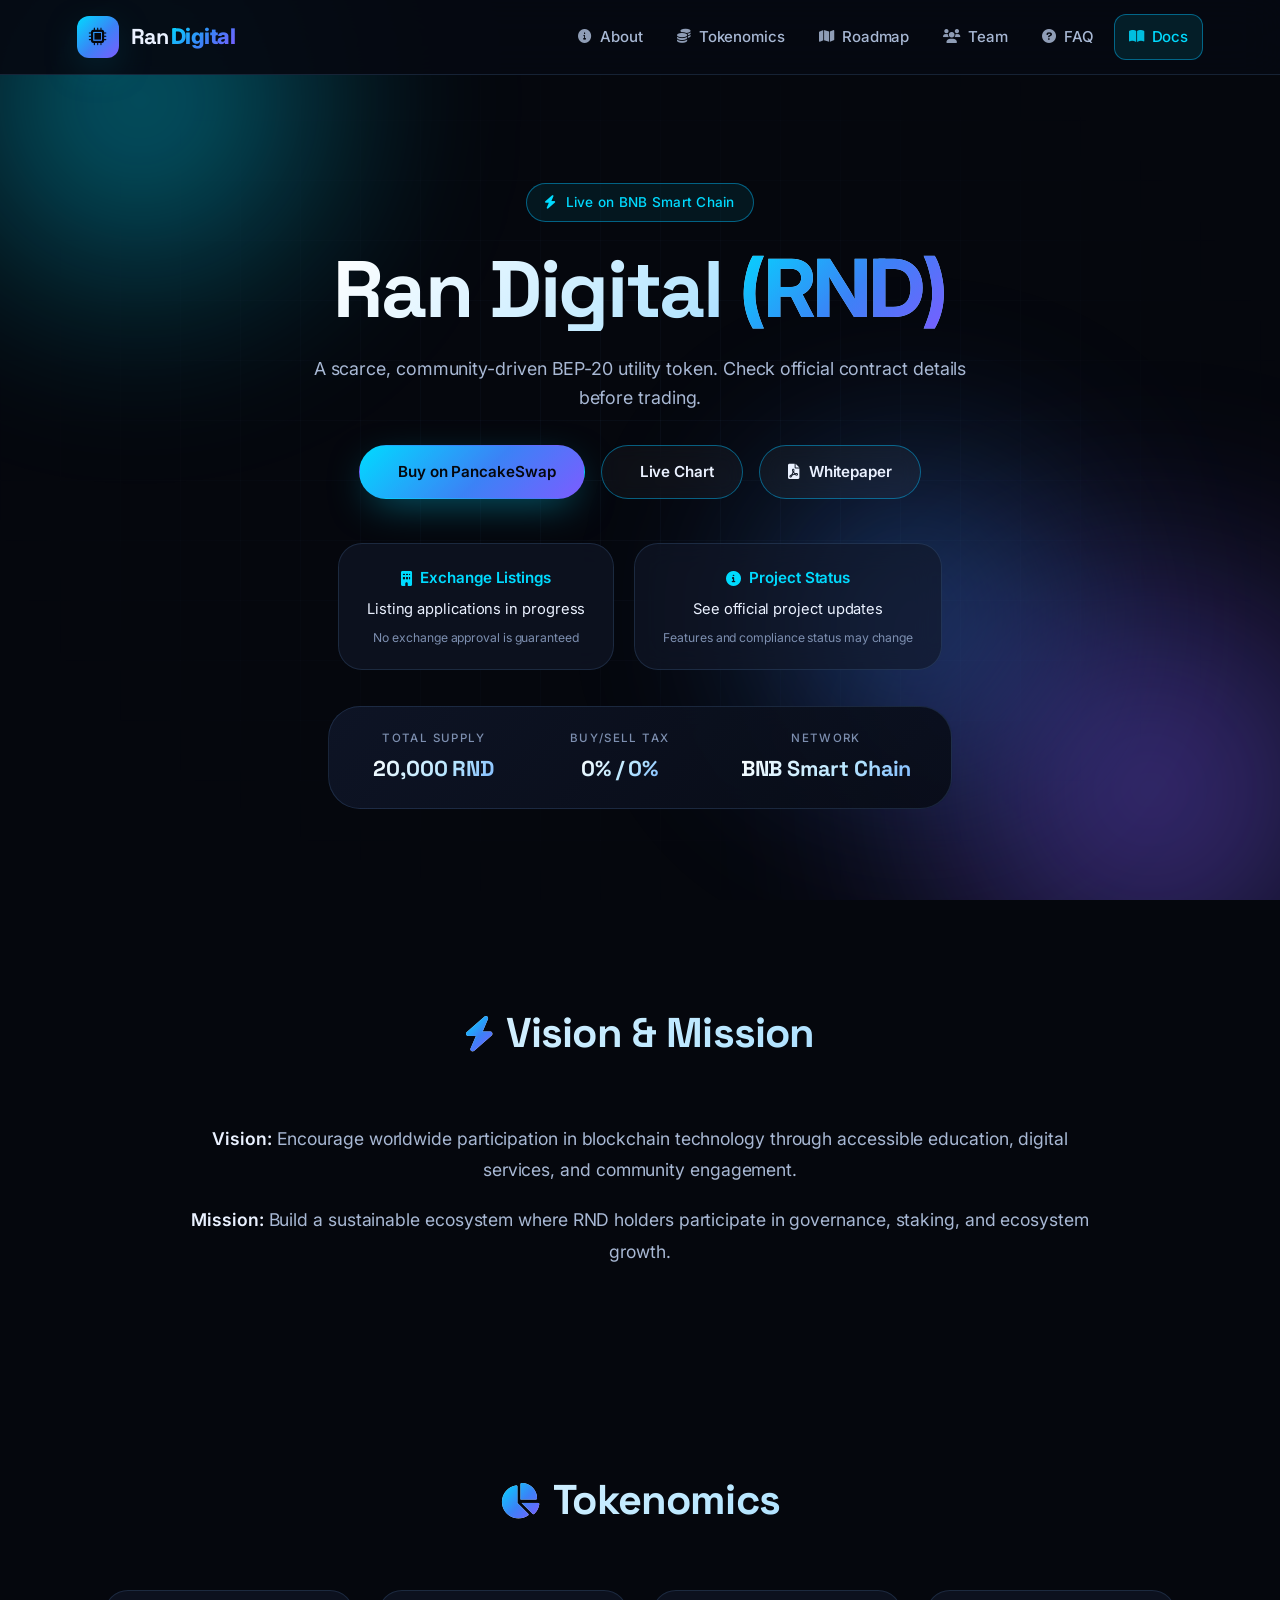
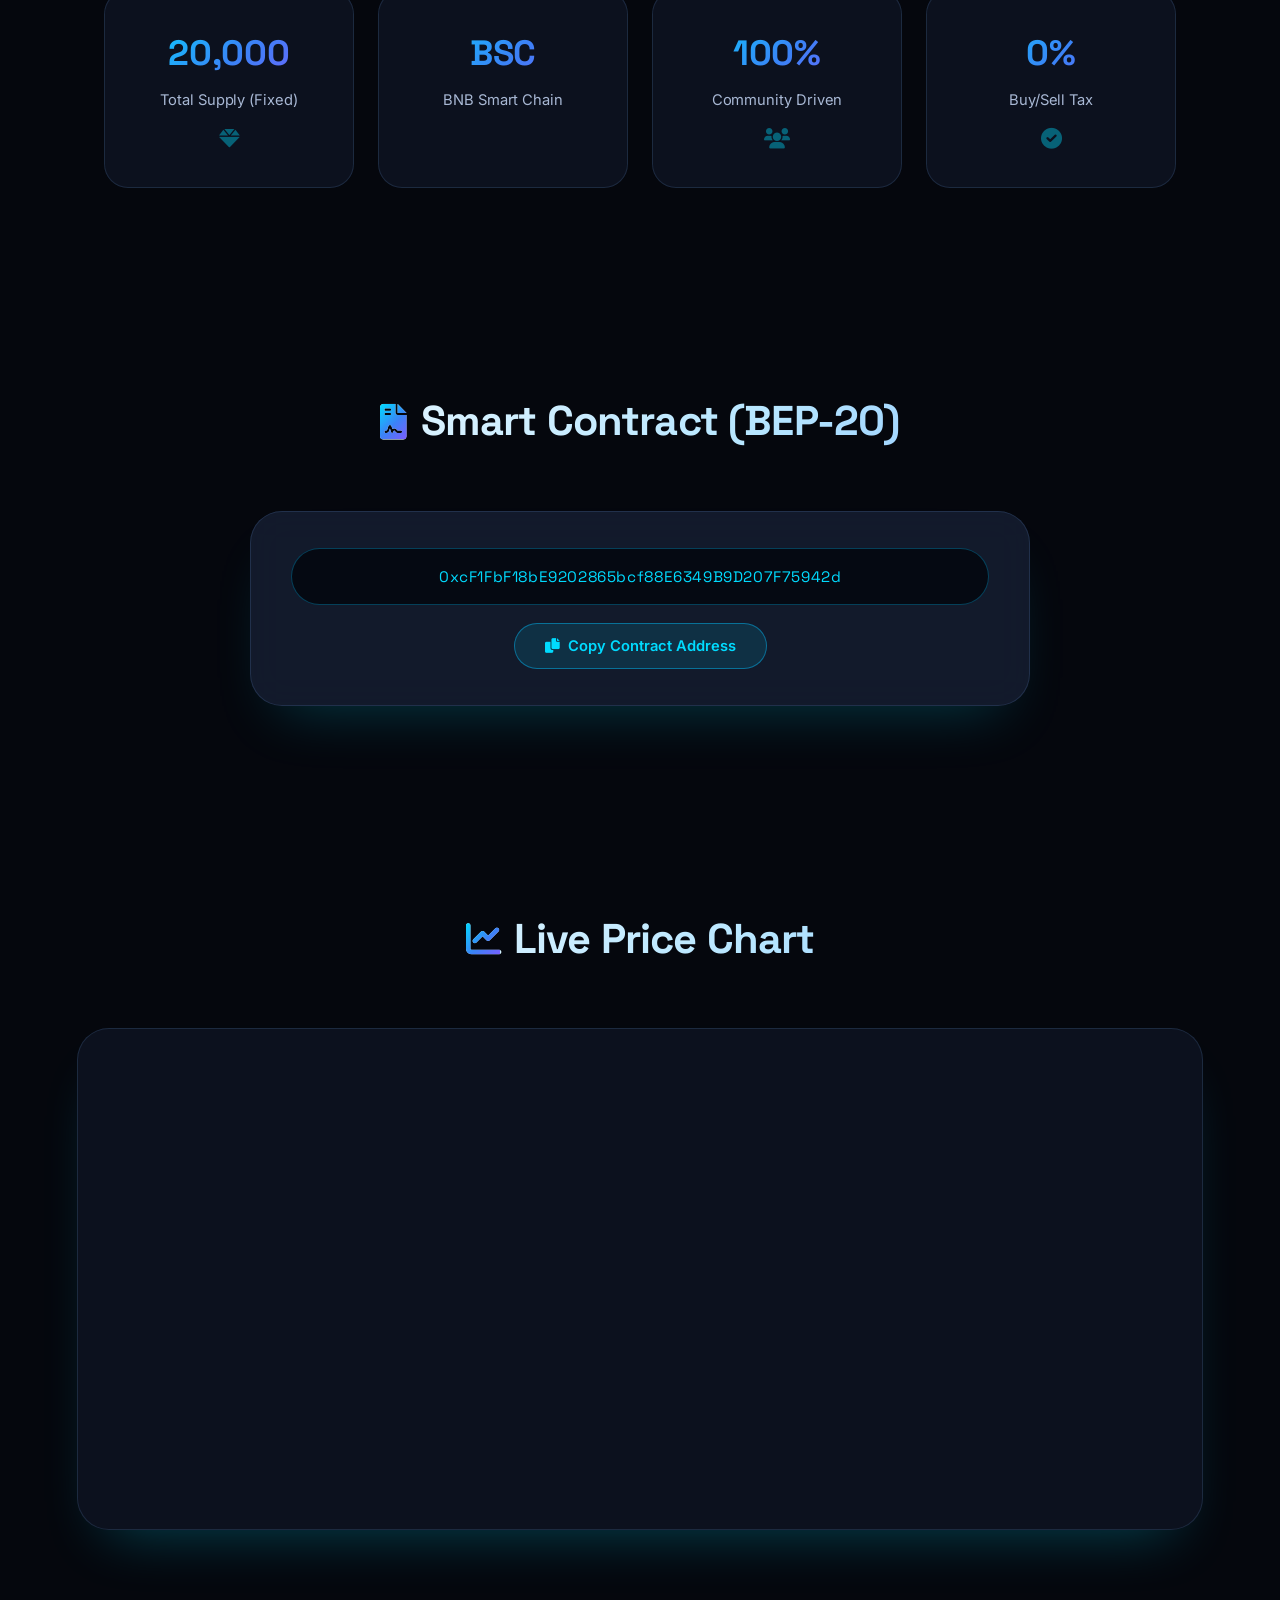
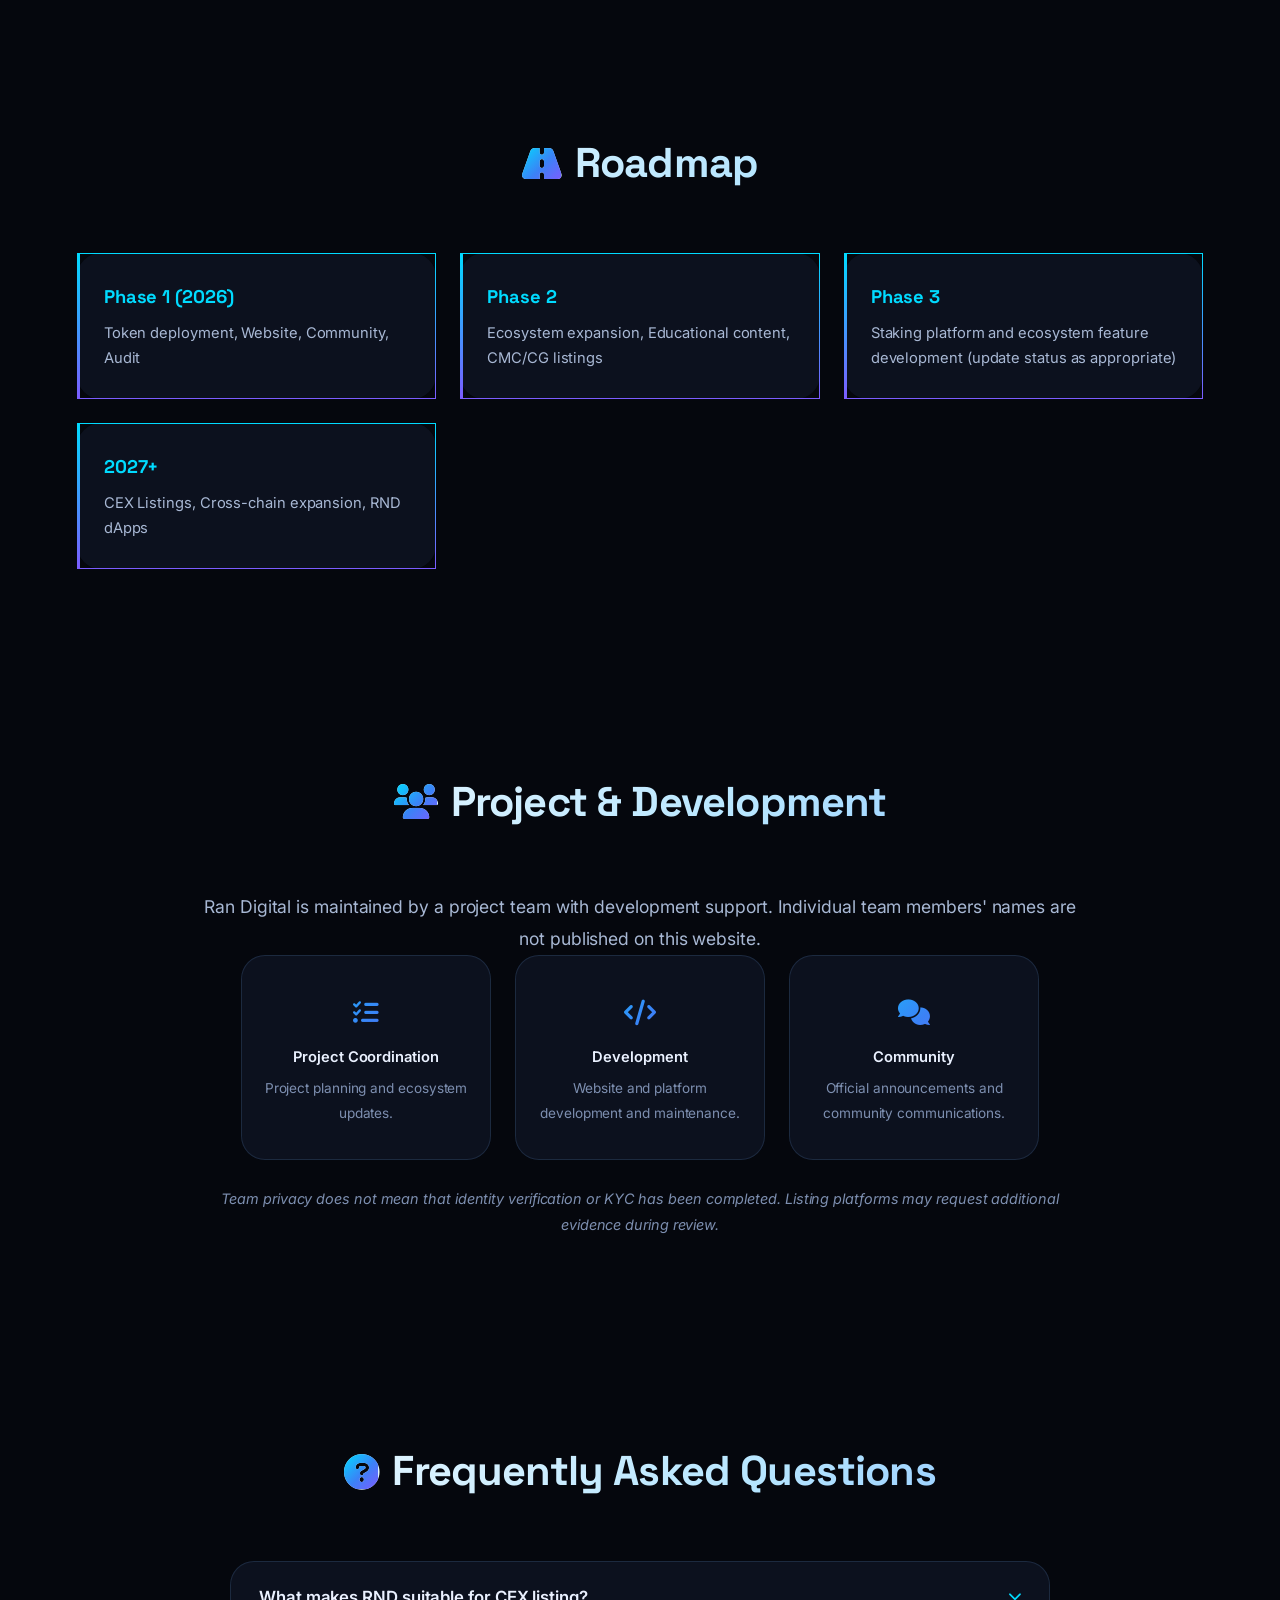
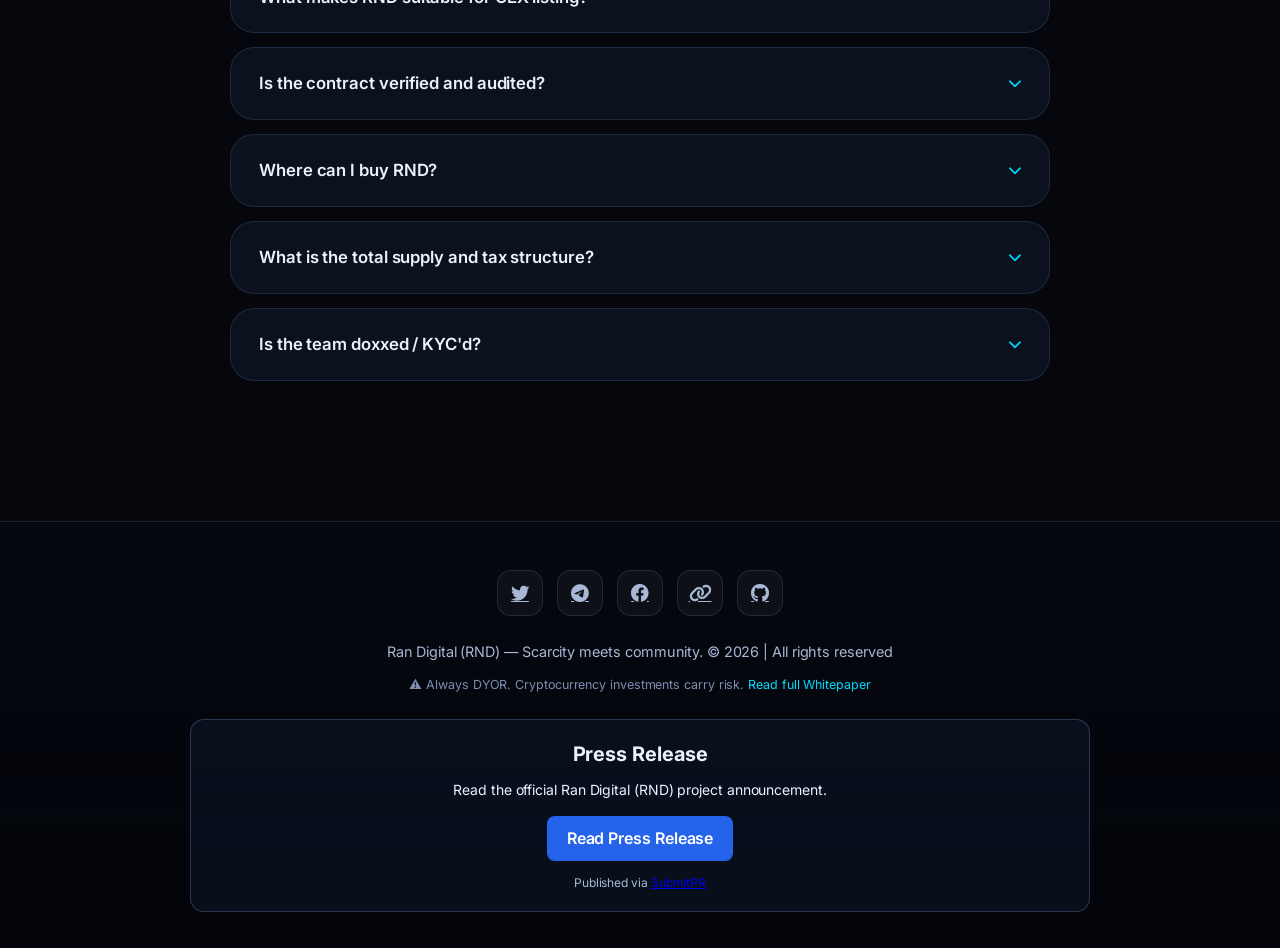
<file: index.html>
<!DOCTYPE html>
<html lang="en">
<head>
  <meta charset="UTF-8" />
  <meta name="viewport" content="width=device-width, initial-scale=1.0, viewport-fit=cover" />

  <!-- SEO Meta Tags -->
  <meta name="description" content="Ran Digital (RND) - Next-gen BEP-20 utility token on BNB Smart Chain. Ran Digital (RND) is a digital token on BNB Smart Chain. Review official project information and on-chain details before participating." />
  <meta name="keywords" content="Ran Digital, RND, BSC token, BEP-20, DeFi, cryptocurrency, tokenomics, blockchain education, PancakeSwap, BNB Smart Chain" />
  <meta name="author" content="Ran Digital" />
  <meta name="robots" content="index, follow" />

  <!-- Open Graph / Social Media -->
  <meta property="og:title" content="Ran Digital (RND) | Next-Gen BEP-20 Utility Token" />
  <meta property="og:description" content="Ran Digital (RND) | Official project and token information" />
  <meta property="og:image" content="https://randigital.in/rnd-og-image.png" />
  <meta property="og:url" content="https://randigital.in" />
  <meta property="og:type" content="website" />
  <meta property="og:site_name" content="Ran Digital" />

  <!-- Twitter Card -->
  <meta name="twitter:card" content="summary_large_image" />
  <meta name="twitter:title" content="Ran Digital (RND) - Scarce BEP-20 Token" />
  <meta name="twitter:description" content="20,000 total supply | 0% tax | Community ecosystem" />
  <meta name="twitter:image" content="https://randigital.in/rnd-twitter-image.png" />

  <!-- Favicon -->
  <link rel="icon" type="image/png" sizes="32x32" href="data:image/svg+xml,%3Csvg xmlns='http://www.w3.org/2000/svg' viewBox='0 0 100 100'%3E%3Ccircle cx='50' cy='50' r='45' fill='%2300bfff'/%3E%3Ctext x='50' y='67' font-size='40' text-anchor='middle' fill='white' font-weight='bold'%3ER%3C/text%3E%3C/svg%3E" />
  <link rel="apple-touch-icon" href="data:image/svg+xml,%3Csvg xmlns='http://www.w3.org/2000/svg' viewBox='0 0 100 100'%3E%3Ccircle cx='50' cy='50' r='45' fill='%2300bfff'/%3E%3Ctext x='50' y='67' font-size='40' text-anchor='middle' fill='white' font-weight='bold'%3ER%3C/text%3E%3C/svg%3E" />

  <title>Ran Digital (RND) | Next-Gen BEP-20 Utility Token on BSC</title>

  <!-- Fonts & Icons -->
  <link rel="stylesheet" href="https://cdnjs.cloudflare.com/ajax/libs/font-awesome/6.0.0-beta3/css/all.min.css" />
  <link href="https://fonts.googleapis.com/css2?family=Inter:opsz,wght@14..32,300;14..32,400;14..32,500;14..32,600;14..32,700;14..32,800&family=Space+Grotesk:wght@500;600;700&display=swap" rel="stylesheet" />
  <link href="https://unpkg.com/aos@2.3.1/dist/aos.css" rel="stylesheet" />

  <!-- Styles -->
  <link rel="stylesheet" href="rnd.css" />
</head>
<body>

  <!-- Animated Background -->
  <div class="bg-orbs" aria-hidden="true">
    <span class="orb orb-1"></span>
    <span class="orb orb-2"></span>
    <span class="orb orb-3"></span>
    <div class="grid-overlay"></div>
  </div>

  <!-- Navbar (fixed) -->
  <header class="navbar">
    <div class="nav-container">
      <a href="#" class="logo">
        <span class="logo-mark"><i class="fas fa-microchip"></i></span>
        <span class="logo-text">Ran<span>Digital</span></span>
      </a>

      <button class="menu-toggle" id="mobileMenu" type="button" aria-label="Open navigation menu" aria-expanded="false" aria-controls="navMenu">
        <i class="fas fa-bars" aria-hidden="true"></i>
      </button>

      <nav>
        <ul class="nav-menu" id="navMenu">
          <li><a href="#about"><i class="fas fa-info-circle"></i> About</a></li>
          <li><a href="rnd-tokenomics.html"><i class="fas fa-coins"></i> Tokenomics</a></li>
          <li><a href="#roadmap"><i class="fas fa-map"></i> Roadmap</a></li>
          <li><a href="#team"><i class="fas fa-users"></i> Team</a></li>
          <li><a href="#faq"><i class="fas fa-question-circle"></i> FAQ</a></li>
          <li><a href="rnd-tokenomics.html" class="docs-link" target="_blank" rel="noopener"><i class="fas fa-book-open"></i> Docs</a></li>
        </ul>
      </nav>
    </div>
  </header>

  <!-- Hero Section -->
  <section class="hero">
    <div class="hero-content" data-aos="fade-up">
      <span class="hero-badge"><i class="fas fa-bolt"></i> Live on BNB Smart Chain</span>
      <h1>Ran Digital <span class="grad-text">(RND)</span></h1>
      <p class="hero-sub">A scarce, community-driven BEP-20 utility token. Check official contract details before trading.</p>

      <div class="btn-group">
        <a class="btn buy-btn" target="_blank" rel="noopener noreferrer" href="https://pancakeswap.finance/swap?chain=bsc&outputCurrency=0xcF1FbF18bE9202865bcf88E6349B9D207F75942d">
          <i class="fab fa-pancakeswap"></i> Buy on PancakeSwap
        </a>
        <a class="btn white-btn" href="#" id="chartBtn">
          <i class="fas fa-chart-simple"></i> Live Chart
        </a>
        <a class="btn white-btn" id="whitepaperBtn" href="https://raw.githubusercontent.com/randigital236-cyber/RanDigital/main/RND_Whitepaper.pdf" target="_blank" rel="noopener">
          <i class="fas fa-file-pdf"></i> Whitepaper
        </a>
      </div>

      <!-- Status Cards -->
      <div class="status-grid" data-aos="fade-up" data-aos-delay="100">
        <div class="status-card">
          <h4><i class="fas fa-building"></i> Exchange Listings</h4>
          <p>Listing applications in progress</p>
          <small>No exchange approval is guaranteed</small>
        </div>
        <div class="status-card">
          <h4><i class="fas fa-info-circle"></i> Project Status</h4>
          <p>See official project updates</p>
          <small>Features and compliance status may change</small>
        </div>
      </div>

      <!-- Live Stats -->
      <div class="live-stats-row">
        <div class="live-stat"><span class="stat-label">Total Supply</span><strong>20,000 RND</strong></div>
        <div class="live-stat"><span class="stat-label">Buy/Sell Tax</span><strong>0% / 0%</strong></div>
        <div class="live-stat"><span class="stat-label">Network</span><strong>BNB Smart Chain</strong></div>
      </div>
    </div>
  </section>

  <!-- About -->
  <section id="about">
    <h2 data-aos="fade-right"><i class="fas fa-bolt"></i> Vision &amp; Mission</h2>
    <div class="section-narrow" data-aos="fade-up">
      <p><strong>Vision:</strong> Encourage worldwide participation in blockchain technology through accessible education, digital services, and community engagement.</p>
      <p><strong>Mission:</strong> Build a sustainable ecosystem where RND holders participate in governance, staking, and ecosystem growth.</p>
    </div>
  </section>

  <!-- Tokenomics -->
  <section id="tokenomics">
    <h2 data-aos="fade-left"><i class="fas fa-chart-pie"></i> Tokenomics</h2>
    <div class="cards" data-aos="zoom-in">
      <div class="card"><h3>20,000</h3><p>Total Supply (Fixed)</p><i class="fas fa-gem"></i></div>
      <div class="card"><h3>BSC</h3><p>BNB Smart Chain</p><i class="fab fa-bnb"></i></div>
      <div class="card"><h3>100%</h3><p>Community Driven</p><i class="fas fa-users"></i></div>
      <div class="card"><h3>0%</h3><p>Buy/Sell Tax</p><i class="fas fa-check-circle"></i></div>
    </div>
  </section>

  <!-- Smart Contract -->
  <section>
    <h2><i class="fas fa-file-contract"></i> Smart Contract (BEP-20)</h2>
    <div class="contract-wrapper" data-aos="flip-up">
      <div class="contract-box">
        <input id="contract" class="contract-input" readonly value="0xcF1FbF18bE9202865bcf88E6349B9D207F75942d" aria-label="RND contract address" />
        <button onclick="copyAddress()" class="copy-btn" type="button"><i class="fas fa-copy"></i> Copy Contract Address</button>
      </div>
    </div>
  </section>

  <!-- Live Chart Embed -->
  <section>
    <h2><i class="fas fa-chart-line"></i> Live Price Chart</h2>
    <div class="chart-embed" data-aos="fade-up">
      <iframe src="https://www.geckoterminal.com/bsc/pools/0xcF1FbF18bE9202865bcf88E6349B9D207F75942d?embed=1&theme=dark" width="100%" height="500" style="border:0; border-radius:28px;" loading="lazy" title="RND Live Price Chart"></iframe>
    </div>
  </section>

  <!-- Roadmap -->
  <section id="roadmap">
    <h2 data-aos="fade-left"><i class="fas fa-road"></i> Roadmap</h2>
    <div class="timeline" data-aos="fade-up">
      <div class="timeline-item"><h3>Phase 1 (2026)</h3><p>Token deployment, Website, Community, Audit</p></div>
      <div class="timeline-item"><h3>Phase 2</h3><p>Ecosystem expansion, Educational content, CMC/CG listings</p></div>
      <div class="timeline-item"><h3>Phase 3</h3><p>Staking platform and ecosystem feature development (update status as appropriate)</p></div>
      <div class="timeline-item"><h3>2027+</h3><p>CEX Listings, Cross-chain expansion, RND dApps</p></div>
    </div>
  </section>

  <!-- Team -->
  <section id="team">
    <h2><i class="fas fa-users"></i> Project &amp; Development</h2>
    <div class="section-narrow" data-aos="fade-up">
      <p>Ran Digital is maintained by a project team with development support. Individual team members' names are not published on this website.</p>
      <div class="cards cards-team">
        <div class="card"><h3><i class="fas fa-tasks"></i></h3><p><strong>Project Coordination</strong></p><p>Project planning and ecosystem updates.</p></div>
        <div class="card"><h3><i class="fas fa-code"></i></h3><p><strong>Development</strong></p><p>Website and platform development and maintenance.</p></div>
        <div class="card"><h3><i class="fas fa-comments"></i></h3><p><strong>Community</strong></p><p>Official announcements and community communications.</p></div>
      </div>
      <p class="muted-note">Team privacy does not mean that identity verification or KYC has been completed. Listing platforms may request additional evidence during review.</p>
    </div>
  </section>

  <!-- FAQ -->
  <section id="faq">
    <h2 data-aos="fade-right"><i class="fas fa-question-circle"></i> Frequently Asked Questions</h2>
    <div class="faq-container" data-aos="fade-up">
      <div class="faq-item">
        <div class="faq-question" role="button" tabindex="0" aria-expanded="false">What makes RND suitable for CEX listing? <i class="fas fa-chevron-down"></i></div>
        <div class="faq-answer">RND project information and contract details are published for review. Exchange listing decisions are made independently, and no listing approval is guaranteed.</div>
      </div>
      <div class="faq-item">
        <div class="faq-question" role="button" tabindex="0" aria-expanded="false">Is the contract verified and audited? <i class="fas fa-chevron-down"></i></div>
        <div class="faq-answer">Check the contract verification status on BscScan. Do not treat contract verification as a security audit; publish an audit claim only when a verifiable report is available.</div>
      </div>
      <div class="faq-item">
        <div class="faq-question" role="button" tabindex="0" aria-expanded="false">Where can I buy RND? <i class="fas fa-chevron-down"></i></div>
        <div class="faq-answer">RND is available on PancakeSwap (BNB Smart Chain). Use the contract address above.</div>
      </div>
      <div class="faq-item">
        <div class="faq-question" role="button" tabindex="0" aria-expanded="false">What is the total supply and tax structure? <i class="fas fa-chevron-down"></i></div>
        <div class="faq-answer">Total supply is fixed at 20,000 RND. There is 0% tax on buys and 0% on sells — no hidden fees.</div>
      </div>
      <div class="faq-item">
        <div class="faq-question" role="button" tabindex="0" aria-expanded="false">Is the team doxxed / KYC'd? <i class="fas fa-chevron-down"></i></div>
        <div class="faq-answer">The project does not publicly disclose individual team identities. Do not interpret this privacy choice as a claim that team KYC has been completed.</div>
      </div>
    </div>
  </section>

 
<!-- Footer -->
<footer>
  <div class="social-links">
    <a href="https://x.com/RanDigitalRND" target="_blank" rel="noopener noreferrer" aria-label="Ran Digital on X">
      <i class="fab fa-twitter"></i>
    </a>
    <a href="https://t.me/RanDigitalOfficial" target="_blank" rel="noopener noreferrer" aria-label="Ran Digital on Telegram">
      <i class="fab fa-telegram"></i>
    </a>
    <a href="https://www.facebook.com/profile.php?id=61590396932149" target="_blank" rel="noopener noreferrer" aria-label="Ran Digital on Facebook">
      <i class="fab fa-facebook"></i>
    </a>
    <a href="https://bscscan.com/token/0xcF1FbF18bE9202865bcf88E6349B9D207F75942d" target="_blank" rel="noopener noreferrer" aria-label="View RND on BscScan">
      <i class="fas fa-link"></i>
    </a>
    <a href="https://github.com/randigital236-cyber/RanDigital" target="_blank" rel="noopener noreferrer" aria-label="Ran Digital GitHub">
      <i class="fab fa-github"></i>
    </a>
  </div>

  <p>Ran Digital (RND) — Scarcity meets community. © 2026 | All rights reserved</p>

  <p class="disclaimer">
    ⚠️ Always DYOR. Cryptocurrency investments carry risk.
    <a href="rnd-tokenomics.html">Read full Whitepaper</a>
  </p>

  <!-- Press Release -->
  <div style="max-width:900px;margin:24px auto 0;padding:18px 20px;text-align:center;border:1px solid rgba(120,160,210,.28);border-radius:14px;background:rgba(20,35,60,.35);">
    <h3 style="margin:0 0 8px;font-size:20px;color:inherit;">
      Press Release
    </h3>
    <p style="margin:0 0 14px;font-size:14px;line-height:1.7;color:inherit;">
      Read the official Ran Digital (RND) project announcement.
    </p>
    <a href="https://submitpr.org/press-release/ran-digital-rnd-web3-ecosystem"
       target="_blank"
       rel="noopener noreferrer"
       style="display:inline-block;padding:10px 20px;border-radius:8px;background:#2563eb;color:#ffffff;text-decoration:none;font-weight:600;">
      Read Press Release
    </a>
    <p style="margin:12px 0 0;font-size:12px;">
      Published via <a href="https://submitpr.org" target="_blank" rel="noopener noreferrer">SubmitPR</a>
    </p>
  </div>
</footer>

  <!-- Scripts -->
  <script src="https://unpkg.com/aos@2.3.1/dist/aos.js"></script>
  <script src="rnd.js"></script>
</body>
</html>
</file>
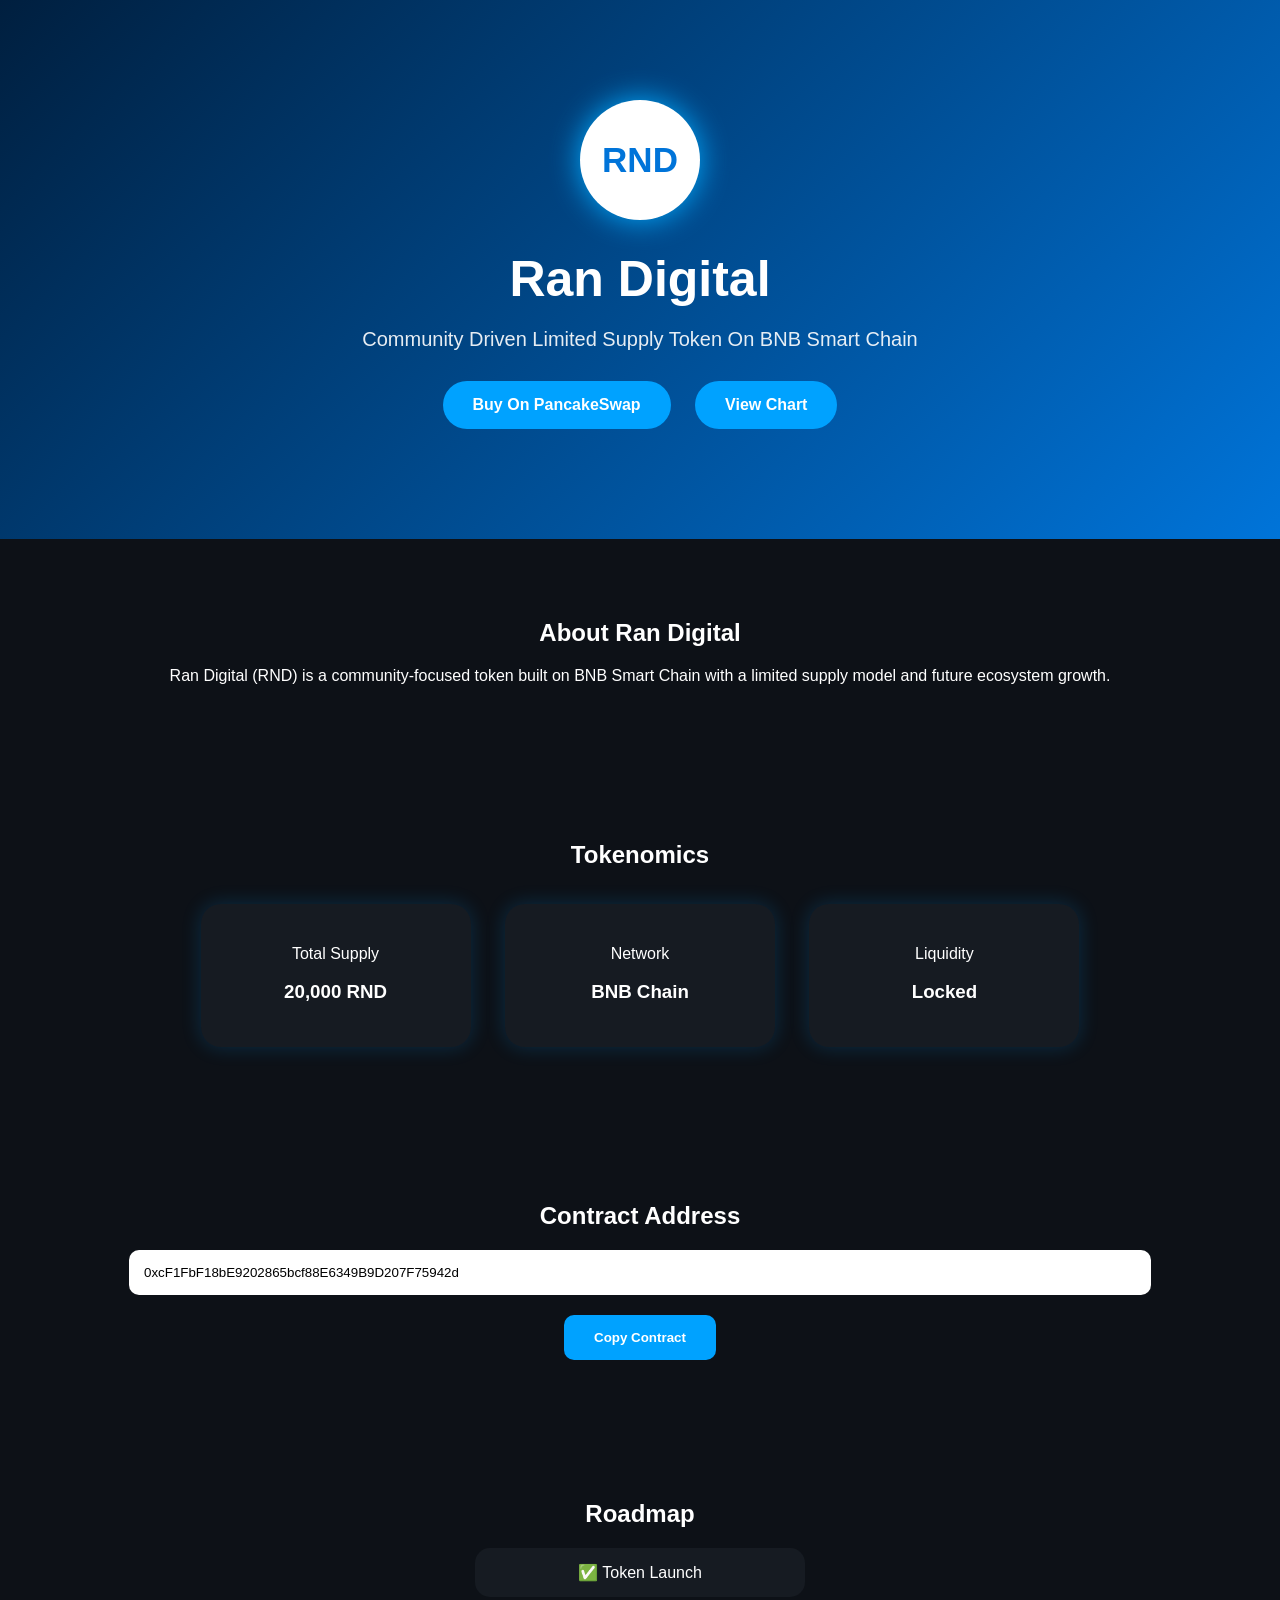
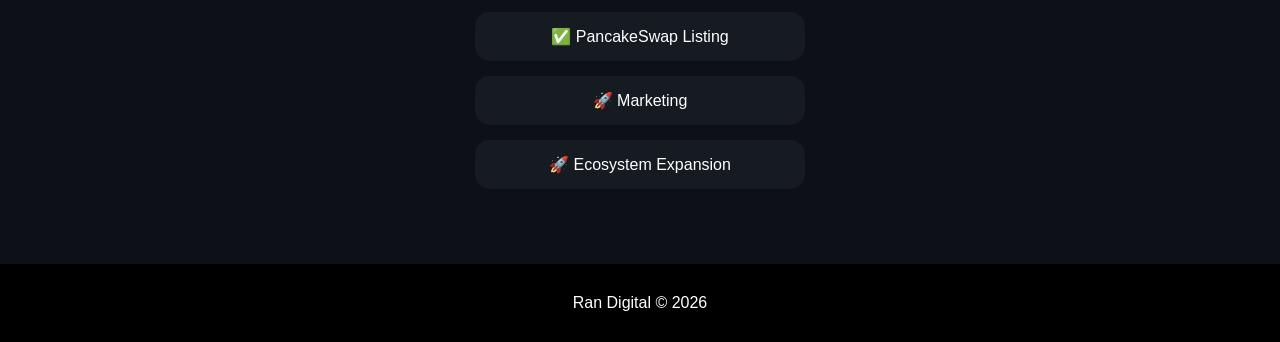
<file: index.html.html>
<!DOCTYPE html>
<html lang="en">

<head>

<meta charset="UTF-8">

<meta
name="viewport"
content="width=device-width, initial-scale=1.0">

<title>Ran Digital (RND)</title>

<style>

body{

margin:0;
padding:0;

font-family:Arial,sans-serif;

background:#0d1117;

color:white;

}


.hero{

padding:100px 20px;

text-align:center;

background:linear-gradient(
135deg,
#001f3f,
#0074D9
);

}


.logo{

width:120px;
height:120px;

margin:auto;

background:white;

color:#0074D9;

border-radius:50%;

display:flex;

justify-content:center;

align-items:center;

font-size:35px;

font-weight:bold;

margin-bottom:30px;

box-shadow:

0 0 30px #00aaff;

}


h1{

font-size:50px;

margin:10px;

}

.hero p{

font-size:20px;

opacity:.9;

}


.btn{

padding:15px 30px;

background:#00a2ff;

color:white;

text-decoration:none;

display:inline-block;

margin:10px;

border-radius:50px;

font-weight:bold;

transition:.4s;

}


.btn:hover{

transform:scale(1.1);

background:#0074D9;

}



.about,
.tokenomics,
.contract,
.roadmap{

padding:60px 20px;

text-align:center;

}


.box{

display:inline-block;

width:220px;

padding:25px;

margin:15px;

border-radius:20px;

background:#161b22;

box-shadow:

0 0 20px rgba(
0,162,255,.2
);

}


input{

width:80%;

padding:15px;

border-radius:10px;

border:none;

outline:none;

}


button{

padding:15px 30px;

background:#00a2ff;

border:none;

border-radius:10px;

color:white;

cursor:pointer;

margin-top:20px;

font-weight:bold;

}


button:hover{

background:#0074D9;

}


.roadmap div{

padding:15px;

margin:15px auto;

width:300px;

background:#161b22;

border-radius:15px;

}


footer{

padding:30px;

text-align:center;

background:black;

}


</style>

</head>

<body>


<section class="hero">

<div class="logo">

RND

</div>

<h1>

Ran Digital

</h1>

<p>

Community Driven Limited Supply Token On BNB Smart Chain

</p>


<a
href="#"
class="btn">

Buy On PancakeSwap

</a>


<a
href="#"
class="btn">

View Chart

</a>

</section>



<section class="about">

<h2>

About Ran Digital

</h2>

<p>

Ran Digital (RND) is a community-focused token built on BNB Smart Chain with a limited supply model and future ecosystem growth.

</p>

</section>




<section class="tokenomics">

<h2>

Tokenomics

</h2>


<div class="box">

<p>Total Supply</p>

<h3>

20,000 RND

</h3>

</div>



<div class="box">

<p>Network</p>

<h3>

BNB Chain

</h3>

</div>



<div class="box">

<p>Liquidity</p>

<h3>

Locked

</h3>

</div>

</section>



<section class="contract">

<h2>

Contract Address

</h2>


<input
id="contract"
readonly

value="0xcF1FbF18bE9202865bcf88E6349B9D207F75942d">


<br>


<button
onclick="copyAddress()">

Copy Contract

</button>


</section>



<section class="roadmap">

<h2>

Roadmap

</h2>


<div>

✅ Token Launch

</div>


<div>

✅ PancakeSwap Listing

</div>


<div>

🚀 Marketing

</div>


<div>

🚀 Ecosystem Expansion

</div>


</section>



<footer>

Ran Digital © 2026

</footer>



<script>

function copyAddress(){

let copy=

document.getElementById(
"contract"
);

copy.select();

copy.setSelectionRange(
0,
99999
);

navigator.clipboard.writeText(
copy.value
);

alert(
"Contract Copied Successfully"
);

}

</script>


</body>

</html>
</file>
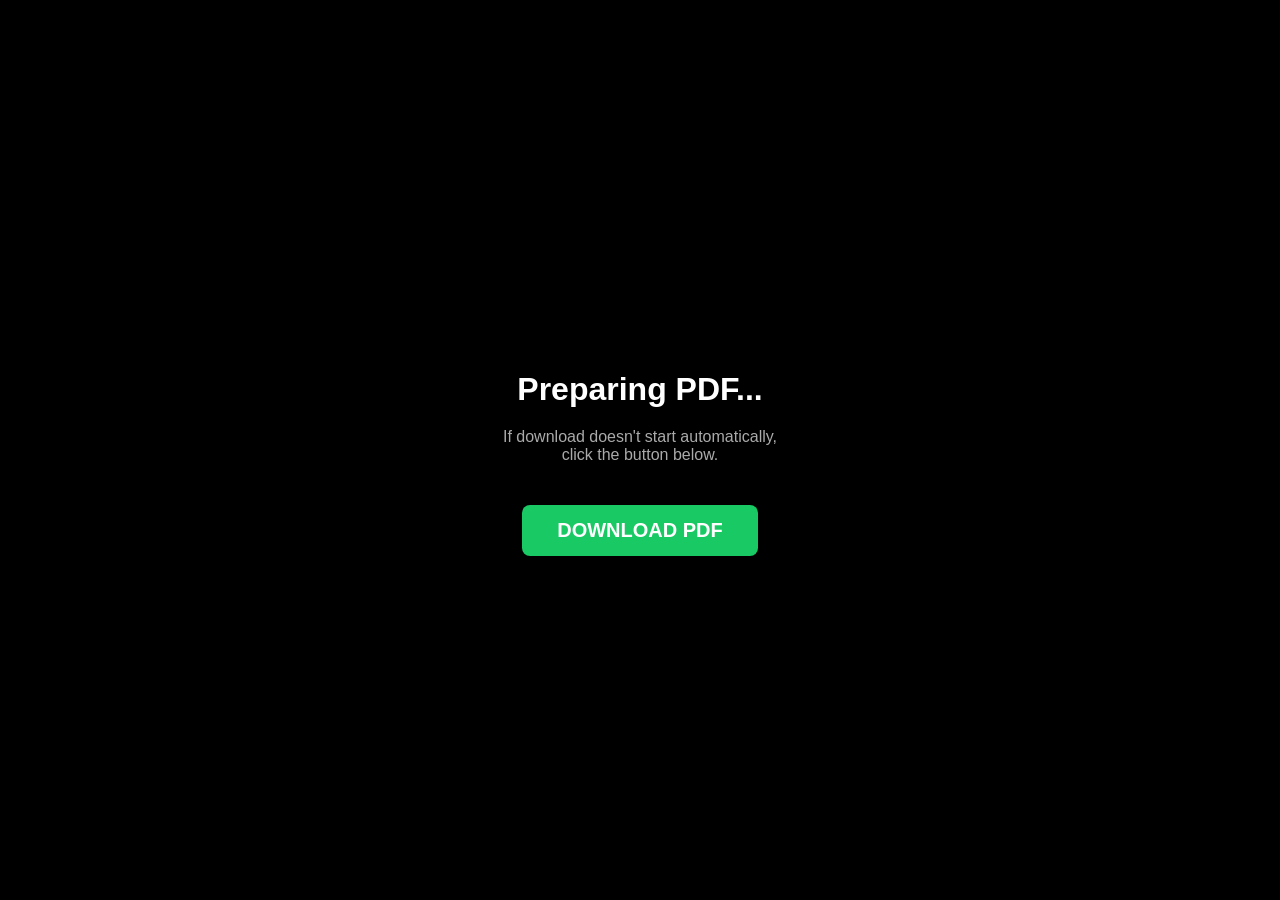
<file: pdf.html>
<!DOCTYPE html>
<html lang="en">
<head>
<meta charset="UTF-8">
<meta name="viewport" content="width=device-width, initial-scale=1.0">
<title>PDF Download</title>

<style>
body{
    margin:0;
    background:#000;
    color:#fff;
    font-family:Arial,sans-serif;
    display:flex;
    justify-content:center;
    align-items:center;
    height:100vh;
}
.box{
    text-align:center;
}
h2{
    font-size:32px;
    margin-bottom:20px;
}
p{
    color:#aaa;
}
a{
    display:inline-block;
    margin-top:25px;
    padding:14px 35px;
    background:#18c964;
    color:#fff;
    text-decoration:none;
    border-radius:8px;
    font-size:20px;
    font-weight:bold;
}
a:hover{
    background:#13a653;
}
</style>

<script>

window.onload=function(){

    const file="/RanDigital.pdf";

    const link=document.createElement("a");

    link.href=file;

    link.download="RanDigital.pdf";

    document.body.appendChild(link);

    link.click();

    document.body.removeChild(link);

};

</script>

</head>

<body>

<div class="box">

<h2>Preparing PDF...</h2>

<p>If download doesn't start automatically,<br>click the button below.</p>

<a href="/RanDigital.pdf" download>

DOWNLOAD PDF

</a>

</div>

</body>
</html>
</file>
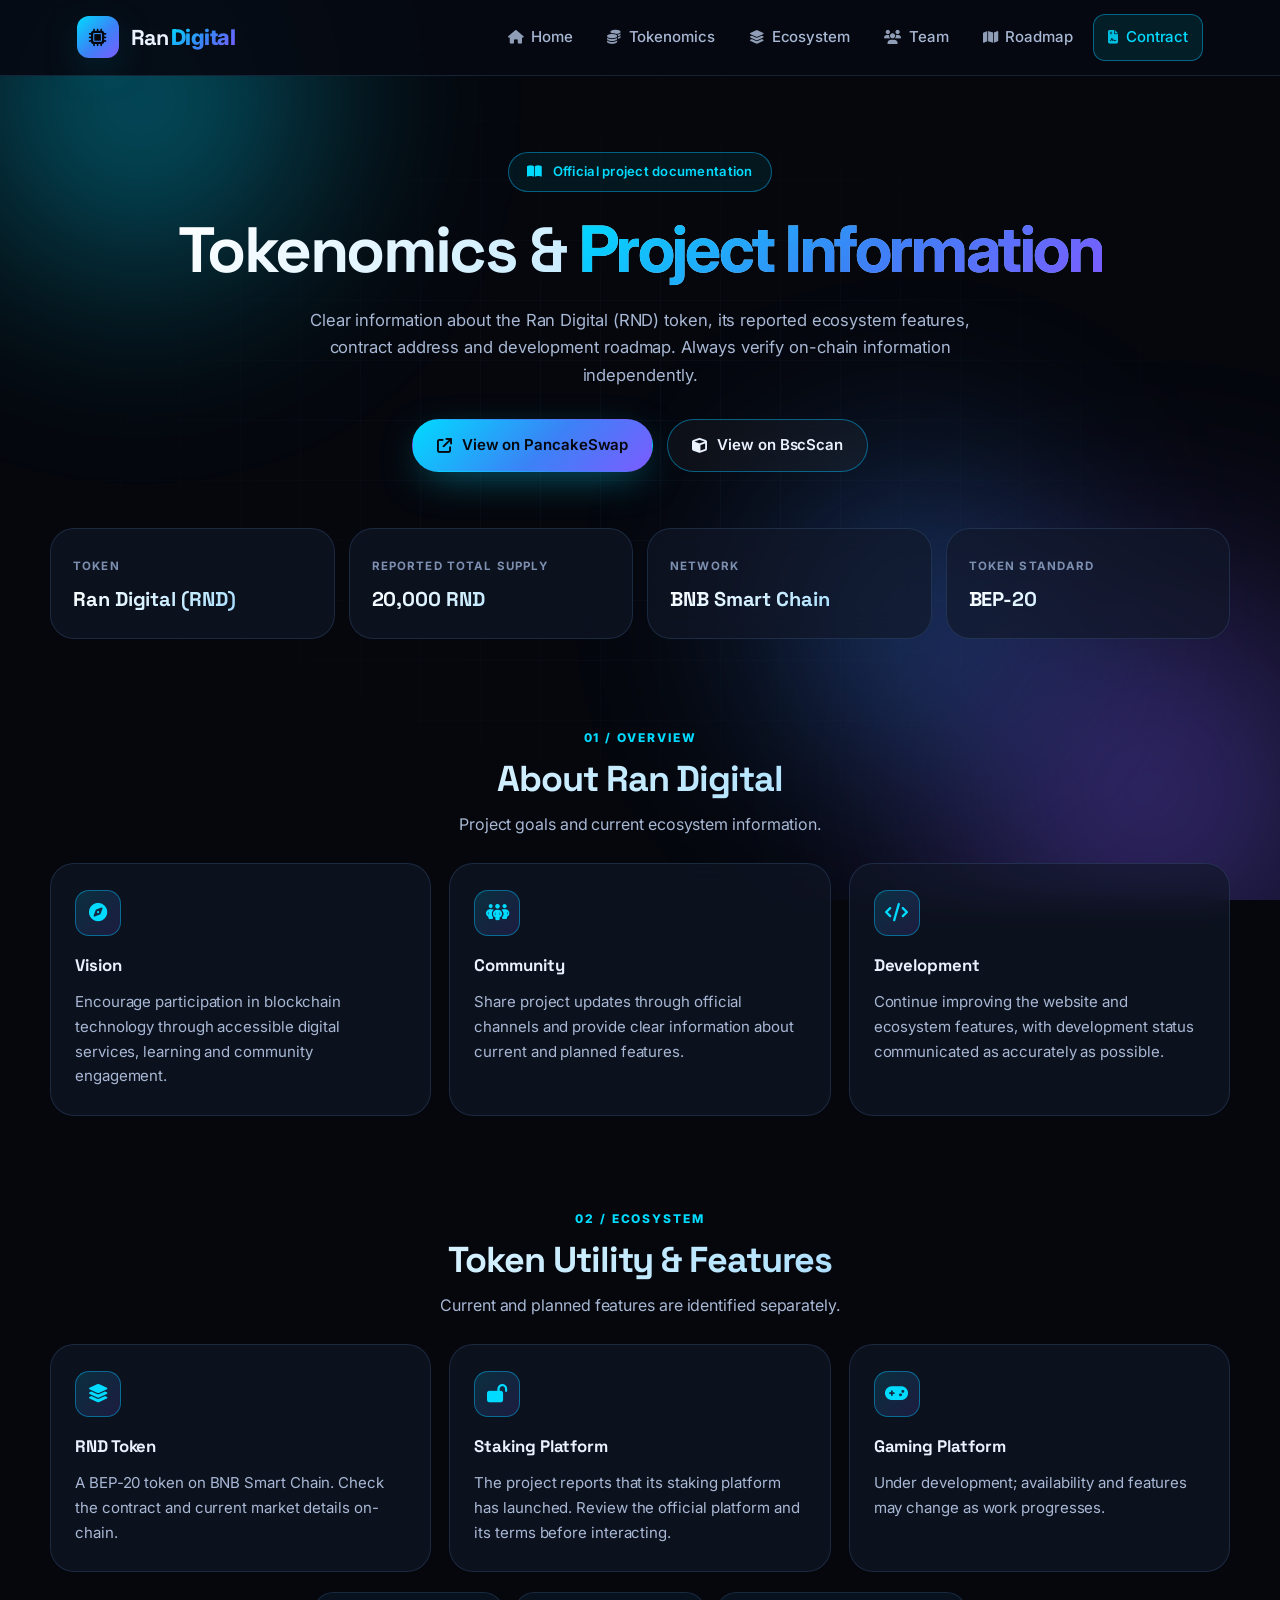
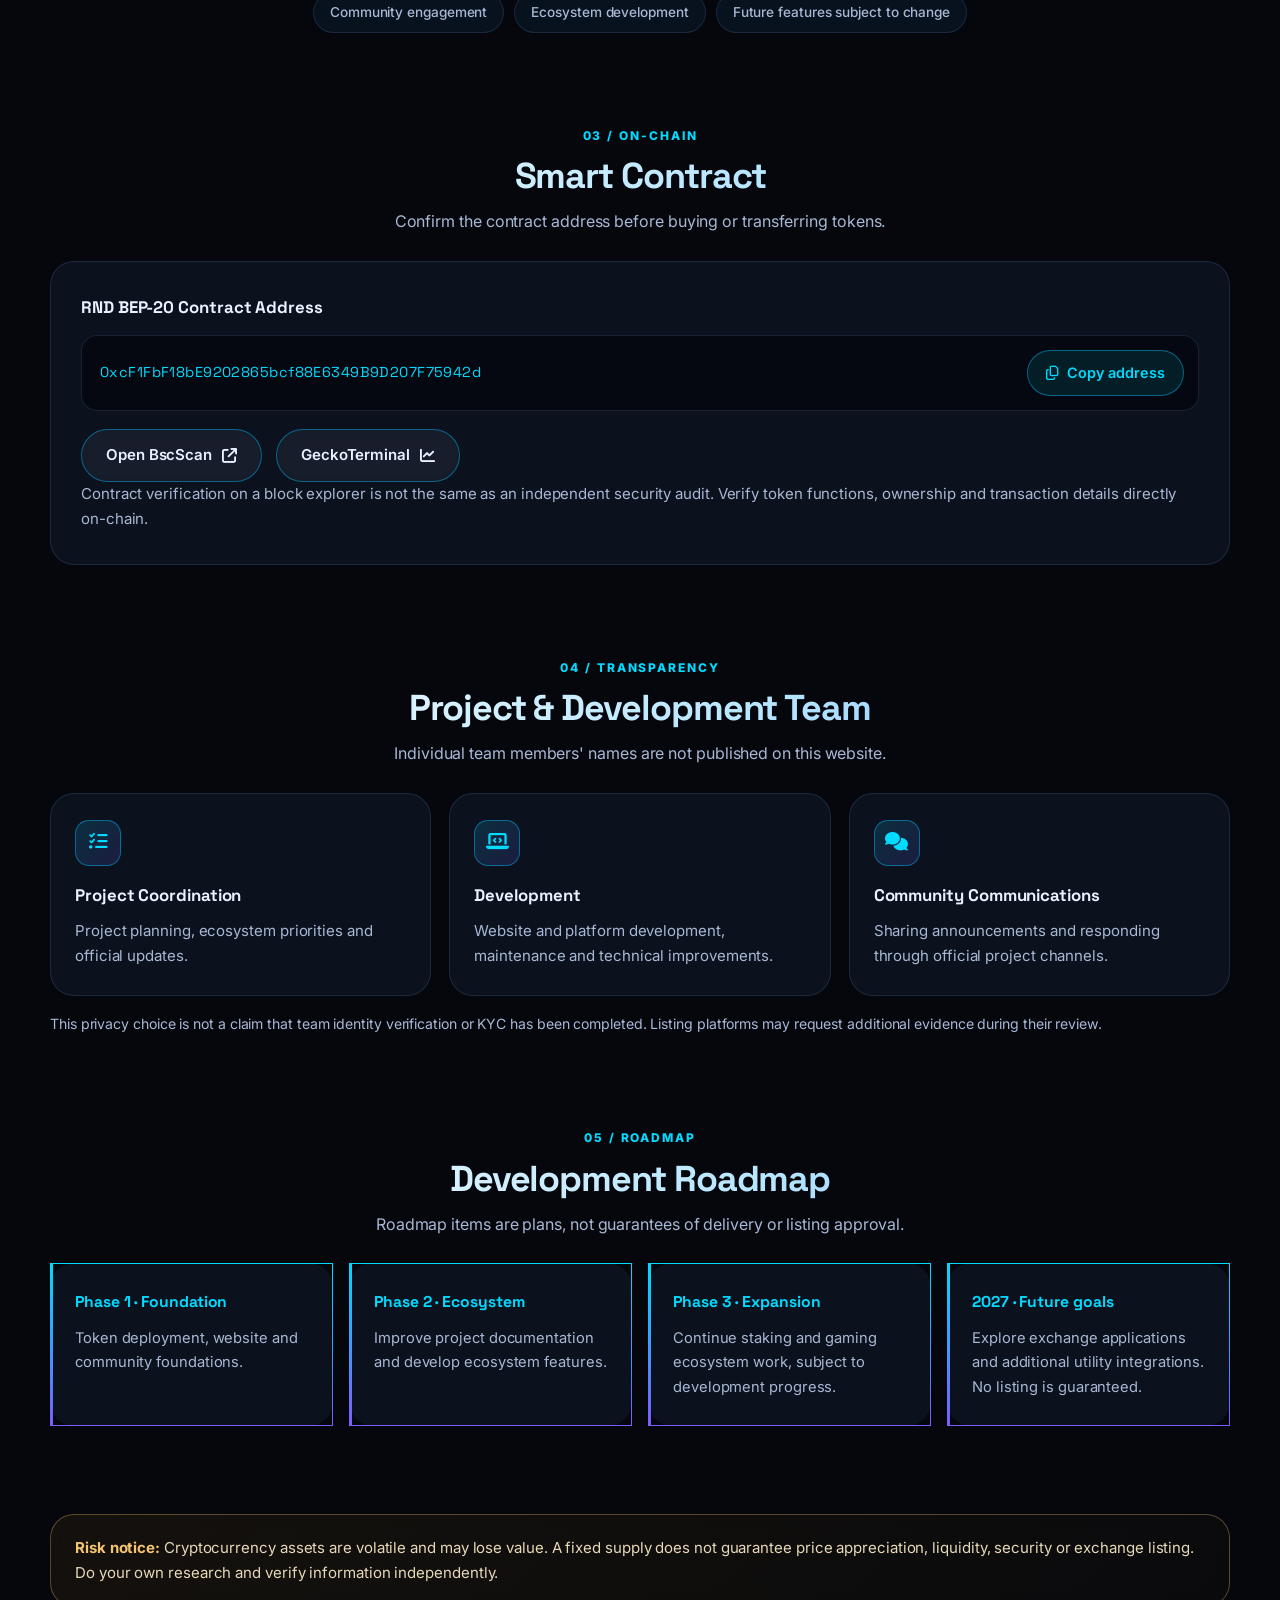
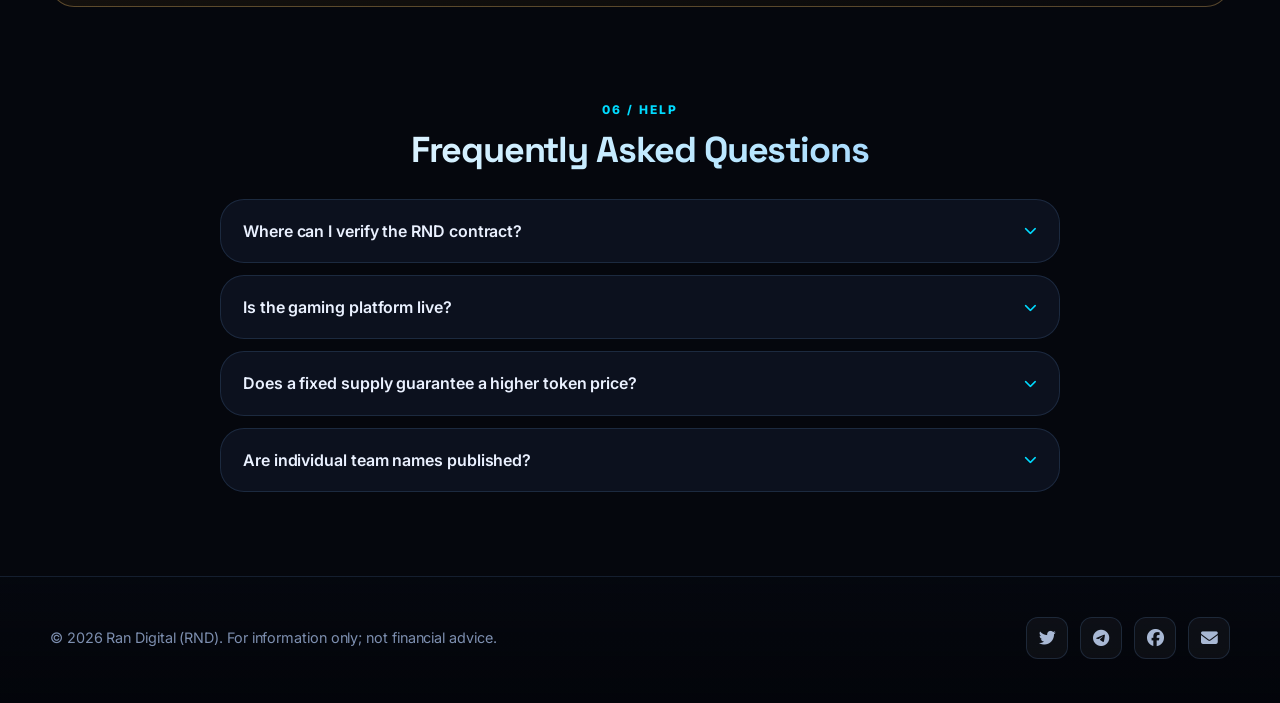
<file: rnd-tokenomics.html>
<!DOCTYPE html>
<html lang="en">
<head>
  <meta charset="UTF-8" />
  <meta name="viewport" content="width=device-width, initial-scale=1, viewport-fit=cover" />

  <!-- SEO Meta -->
  <meta name="description" content="Official Ran Digital (RND) token information, tokenomics, ecosystem status, contract details and roadmap." />
  <meta name="theme-color" content="#080d18" />
  <meta name="robots" content="index, follow" />

  <title>Ran Digital (RND) | Tokenomics &amp; Project Information</title>

  <!-- Fonts & Icons -->
  <link rel="preconnect" href="https://fonts.googleapis.com" />
  <link rel="preconnect" href="https://fonts.gstatic.com" crossorigin />
  <link href="https://fonts.googleapis.com/css2?family=Inter:opsz,wght@14..32,300;14..32,400;14..32,500;14..32,600;14..32,700;14..32,800&family=Space+Grotesk:wght@500;600;700&display=swap" rel="stylesheet" />
  <link rel="stylesheet" href="https://cdnjs.cloudflare.com/ajax/libs/font-awesome/6.5.2/css/all.min.css" />

  <!-- Styles -->
  <link rel="stylesheet" href="rnd-tokenomics.css" />
</head>
<body>

  <!-- Animated Background -->
  <div class="bg-orbs" aria-hidden="true">
    <span class="orb orb-1"></span>
    <span class="orb orb-2"></span>
    <span class="orb orb-3"></span>
    <div class="grid-overlay"></div>
  </div>

  <!-- Topbar (fixed) -->
  <header class="navbar">
    <div class="nav-container">
      <a href="index.html" class="logo">
        <span class="logo-mark"><i class="fas fa-microchip"></i></span>
        <span class="logo-text">Ran<span>Digital</span></span>
      </a>

      <button class="menu-toggle" id="mobileMenu" type="button" aria-label="Toggle navigation" aria-expanded="false" aria-controls="navMenu">
        <i class="fas fa-bars" aria-hidden="true"></i>
      </button>

      <nav aria-label="Main navigation">
        <ul class="nav-menu" id="navMenu">
          <li><a href="index.html"><i class="fas fa-house"></i> Home</a></li>
          <li><a href="#tokenomics"><i class="fas fa-coins"></i> Tokenomics</a></li>
          <li><a href="#utility"><i class="fas fa-layer-group"></i> Ecosystem</a></li>
          <li><a href="#team"><i class="fas fa-users"></i> Team</a></li>
          <li><a href="#roadmap"><i class="fas fa-map"></i> Roadmap</a></li>
          <li><a href="#contract" class="docs-link"><i class="fas fa-file-contract"></i> Contract</a></li>
        </ul>
      </nav>
    </div>
  </header>

  <!-- Hero -->
  <header class="hero">
    <div class="wrap hero-content">
      <span class="hero-badge"><i class="fas fa-book-open"></i> Official project documentation</span>
      <h1>Tokenomics &amp; <span class="grad-text">Project Information</span></h1>
      <p class="hero-sub">Clear information about the Ran Digital (RND) token, its reported ecosystem features, contract address and development roadmap. Always verify on-chain information independently.</p>

      <div class="btn-group">
        <a class="btn buy-btn" href="https://pancakeswap.finance/swap?chain=bsc&outputCurrency=0xcF1FbF18bE9202865bcf88E6349B9D207F75942d" target="_blank" rel="noopener noreferrer">
          <i class="fas fa-arrow-up-right-from-square"></i> View on PancakeSwap
        </a>
        <a class="btn white-btn" href="https://bscscan.com/token/0xcF1FbF18bE9202865bcf88E6349B9D207F75942d" target="_blank" rel="noopener noreferrer">
          <i class="fas fa-cube"></i> View on BscScan
        </a>
      </div>

      <!-- Stats -->
      <div class="stats" id="tokenomics">
        <div class="stat"><span class="label">Token</span><strong>Ran Digital (RND)</strong></div>
        <div class="stat"><span class="label">Reported total supply</span><strong>20,000 RND</strong></div>
        <div class="stat"><span class="label">Network</span><strong>BNB Smart Chain</strong></div>
        <div class="stat"><span class="label">Token standard</span><strong>BEP-20</strong></div>
      </div>
    </div>
  </header>

  <main class="wrap">

    <!-- 01 · Overview -->
    <section>
      <div class="section-head">
        <span class="kicker">01 / Overview</span>
        <h2>About Ran Digital</h2>
        <p class="muted">Project goals and current ecosystem information.</p>
      </div>
      <div class="grid">
        <article class="card">
          <div class="icon"><i class="fas fa-compass"></i></div>
          <h3>Vision</h3>
          <p>Encourage participation in blockchain technology through accessible digital services, learning and community engagement.</p>
        </article>
        <article class="card">
          <div class="icon"><i class="fas fa-people-group"></i></div>
          <h3>Community</h3>
          <p>Share project updates through official channels and provide clear information about current and planned features.</p>
        </article>
        <article class="card">
          <div class="icon"><i class="fas fa-code"></i></div>
          <h3>Development</h3>
          <p>Continue improving the website and ecosystem features, with development status communicated as accurately as possible.</p>
        </article>
      </div>
    </section>

    <!-- 02 · Ecosystem -->
    <section id="utility">
      <div class="section-head">
        <span class="kicker">02 / Ecosystem</span>
        <h2>Token Utility &amp; Features</h2>
        <p class="muted">Current and planned features are identified separately.</p>
      </div>
      <div class="grid">
        <article class="card">
          <div class="icon"><i class="fas fa-layer-group"></i></div>
          <h3>RND Token</h3>
          <p>A BEP-20 token on BNB Smart Chain. Check the contract and current market details on-chain.</p>
        </article>
        <article class="card">
          <div class="icon"><i class="fas fa-lock-open"></i></div>
          <h3>Staking Platform</h3>
          <p>The project reports that its staking platform has launched. Review the official platform and its terms before interacting.</p>
        </article>
        <article class="card">
          <div class="icon"><i class="fas fa-gamepad"></i></div>
          <h3>Gaming Platform</h3>
          <p>Under development; availability and features may change as work progresses.</p>
        </article>
      </div>
      <div class="taglist">
        <span class="tag">Community engagement</span>
        <span class="tag">Ecosystem development</span>
        <span class="tag">Future features subject to change</span>
      </div>
    </section>

    <!-- 03 · Smart Contract -->
    <section id="contract">
      <div class="section-head">
        <span class="kicker">03 / On-chain</span>
        <h2>Smart Contract</h2>
        <p class="muted">Confirm the contract address before buying or transferring tokens.</p>
      </div>
      <div class="card card-wide">
        <h3>RND BEP-20 Contract Address</h3>
        <div class="contract">
          <code id="contractAddress">0xcF1FbF18bE9202865bcf88E6349B9D207F75942d</code>
          <button class="copy" id="copyBtn" type="button">
            <i class="far fa-copy"></i> Copy address
          </button>
        </div>
        <div class="btn-group btn-group-left">
          <a class="btn white-btn" href="https://bscscan.com/token/0xcF1FbF18bE9202865bcf88E6349B9D207F75942d" target="_blank" rel="noopener noreferrer">
            Open BscScan <i class="fas fa-arrow-up-right-from-square"></i>
          </a>
          <a class="btn white-btn" href="https://www.geckoterminal.com/bsc" target="_blank" rel="noopener noreferrer">
            GeckoTerminal <i class="fas fa-chart-line"></i>
          </a>
        </div>
        <p class="muted note">
          Contract verification on a block explorer is not the same as an independent security audit. Verify token functions, ownership and transaction details directly on-chain.
        </p>
      </div>
    </section>

    <!-- 04 · Team -->
    <section id="team">
      <div class="section-head">
        <span class="kicker">04 / Transparency</span>
        <h2>Project &amp; Development Team</h2>
        <p class="muted">Individual team members' names are not published on this website.</p>
      </div>
      <div class="grid">
        <article class="card">
          <div class="icon"><i class="fas fa-list-check"></i></div>
          <h3>Project Coordination</h3>
          <p>Project planning, ecosystem priorities and official updates.</p>
        </article>
        <article class="card">
          <div class="icon"><i class="fas fa-laptop-code"></i></div>
          <h3>Development</h3>
          <p>Website and platform development, maintenance and technical improvements.</p>
        </article>
        <article class="card">
          <div class="icon"><i class="fas fa-comments"></i></div>
          <h3>Community Communications</h3>
          <p>Sharing announcements and responding through official project channels.</p>
        </article>
      </div>
      <p class="muted note">
        This privacy choice is not a claim that team identity verification or KYC has been completed. Listing platforms may request additional evidence during their review.
      </p>
    </section>

    <!-- 05 · Roadmap -->
    <section id="roadmap">
      <div class="section-head">
        <span class="kicker">05 / Roadmap</span>
        <h2>Development Roadmap</h2>
        <p class="muted">Roadmap items are plans, not guarantees of delivery or listing approval.</p>
      </div>
      <div class="roadmap">
        <article class="card phase"><b>Phase 1 · Foundation</b><p>Token deployment, website and community foundations.</p></article>
        <article class="card phase"><b>Phase 2 · Ecosystem</b><p>Improve project documentation and develop ecosystem features.</p></article>
        <article class="card phase"><b>Phase 3 · Expansion</b><p>Continue staking and gaming ecosystem work, subject to development progress.</p></article>
        <article class="card phase"><b>2027 · Future goals</b><p>Explore exchange applications and additional utility integrations. No listing is guaranteed.</p></article>
      </div>
    </section>

    <!-- Risk Notice -->
    <section>
      <div class="notice">
        <strong>Risk notice:</strong> Cryptocurrency assets are volatile and may lose value. A fixed supply does not guarantee price appreciation, liquidity, security or exchange listing. Do your own research and verify information independently.
      </div>
    </section>

    <!-- FAQ -->
    <section class="faq" id="faq">
      <div class="section-head">
        <span class="kicker">06 / Help</span>
        <h2>Frequently Asked Questions</h2>
      </div>
      <div class="faq-container">
        <details>
          <summary>Where can I verify the RND contract?</summary>
          <p>Use the BscScan link above and compare the contract address carefully before interacting.</p>
        </details>
        <details>
          <summary>Is the gaming platform live?</summary>
          <p>The project currently describes the gaming platform as under development. Check official updates for changes.</p>
        </details>
        <details>
          <summary>Does a fixed supply guarantee a higher token price?</summary>
          <p>No. Token prices depend on market conditions and other factors. Fixed supply does not guarantee returns.</p>
        </details>
        <details>
          <summary>Are individual team names published?</summary>
          <p>No individual names are published on this website. This does not imply that private identity checks or KYC have been completed.</p>
        </details>
      </div>
    </section>

  </main>

  <!-- Footer -->
  <footer>
    <div class="wrap footrow">
      <div>© 2026 Ran Digital (RND). For information only; not financial advice.</div>
      <div class="social">
        <a href="https://x.com/RanDigitalRND" target="_blank" rel="noopener noreferrer" aria-label="Ran Digital on X">
          <i class="fab fa-twitter"></i>
        </a>
        <a href="https://t.me/RanDigitalOfficial" target="_blank" rel="noopener noreferrer" aria-label="Ran Digital on Telegram">
          <i class="fab fa-telegram"></i>
        </a>
        <a href="https://www.facebook.com/profile.php?id=61590396932149" target="_blank" rel="noopener noreferrer" aria-label="Ran Digital on Facebook">
          <i class="fab fa-facebook"></i>
        </a>
        <a href="mailto:support@randigital.in" aria-label="Contact Ran Digital">
          <i class="fas fa-envelope"></i>
        </a>
      </div>
    </div>
  </footer>

  <!-- Scripts -->
  <script src="rnd-tokenomics.js"></script>
</body>
</html>
</file>
<file: rnd.css>
/* =========================================================
   Ran Digital (RND) — Professional Blockchain UI
   Fixed Navbar Version
   ========================================================= */

/* ---------- Design Tokens ---------- */
:root {
  --bg-0: #05070d;
  --bg-1: #0a0e18;
  --bg-2: #0f1424;
  --surface: rgba(18, 24, 40, 0.65);
  --surface-strong: rgba(22, 30, 50, 0.85);
  --border: rgba(120, 180, 255, 0.15);
  --border-strong: rgba(0, 191, 255, 0.45);
  --text: #eaf1ff;
  --text-dim: #a8b8d4;
  --text-muted: #7d8fb0;
  --cyan: #00dbff;
  --blue: #3b82f6;
  --violet: #7c5cff;
  --grad-primary: linear-gradient(135deg, #00dbff 0%, #3b82f6 55%, #7c5cff 100%);
  --grad-soft: linear-gradient(135deg, #ffffff 0%, #b7e6ff 60%, #7cb8ff 100%);
  --shadow-glow: 0 12px 40px -12px rgba(0, 219, 255, 0.5);
  --radius-lg: 24px;
  --radius-xl: 32px;
  --radius-pill: 999px;
  --nav-height: 72px;
}

/* ---------- Reset ---------- */
* {
  margin: 0;
  padding: 0;
  box-sizing: border-box;
  font-family: 'Inter', system-ui, -apple-system, sans-serif;
  -webkit-tap-highlight-color: transparent;
}

html {
  scroll-behavior: smooth;
  scroll-padding-top: calc(var(--nav-height) + 12px);
}
html, body { overflow-x: hidden; }

body {
  background: var(--bg-0);
  color: var(--text);
  min-height: 100vh;
  line-height: 1.6;
  font-weight: 400;
  letter-spacing: -0.005em;
  position: relative;
  padding-top: var(--nav-height);   /* ← content navbar के नीचे न छिपे */
}

/* Scroll lock जब mobile menu खुला हो */
body.nav-open {
  overflow: hidden;
}

/* ---------- Animated Background ---------- */
.bg-orbs {
  position: fixed;
  inset: 0;
  z-index: -1;
  overflow: hidden;
  pointer-events: none;
}
.orb {
  position: absolute;
  border-radius: 50%;
  filter: blur(90px);
  opacity: 0.55;
  animation: float 18s ease-in-out infinite;
}
.orb-1 {
  width: 520px; height: 520px;
  background: radial-gradient(circle, #00dbff 0%, transparent 70%);
  top: -160px; left: -120px;
}
.orb-2 {
  width: 620px; height: 620px;
  background: radial-gradient(circle, #7c5cff 0%, transparent 70%);
  bottom: -200px; right: -180px;
  animation-delay: -6s;
}
.orb-3 {
  width: 420px; height: 420px;
  background: radial-gradient(circle, #3b82f6 0%, transparent 70%);
  top: 45%; left: 55%;
  animation-delay: -12s;
}
.grid-overlay {
  position: absolute;
  inset: 0;
  background-image:
    linear-gradient(rgba(120, 180, 255, 0.05) 1px, transparent 1px),
    linear-gradient(90deg, rgba(120, 180, 255, 0.05) 1px, transparent 1px);
  background-size: 60px 60px;
  mask-image: radial-gradient(ellipse at center, rgba(0,0,0,0.8), transparent 75%);
  -webkit-mask-image: radial-gradient(ellipse at center, rgba(0,0,0,0.8), transparent 75%);
}
@keyframes float {
  0%, 100% { transform: translate(0, 0) scale(1); }
  50% { transform: translate(40px, -30px) scale(1.08); }
}

/* ---------- Navbar (Fixed) ---------- */
.navbar {
  position: fixed;
  top: 0;
  left: 0;
  right: 0;
  width: 100%;
  z-index: 1000;
  background: rgba(6, 9, 18, 0.92);
  backdrop-filter: blur(20px);
  -webkit-backdrop-filter: blur(20px);
  border-bottom: 1px solid var(--border);
  padding: 0 clamp(16px, 6vw, 90px);
  transition: background 0.3s ease, box-shadow 0.3s ease;
}
.nav-container {
  display: flex;
  justify-content: space-between;
  align-items: center;
  flex-wrap: nowrap;
  gap: 16px;
  padding: 14px 0;
  max-width: 1400px;
  margin: 0 auto;
  min-height: var(--nav-height);
}
.logo {
  display: inline-flex;
  align-items: center;
  gap: 12px;
  text-decoration: none;
  font-weight: 800;
  font-size: 1.35rem;
  letter-spacing: -0.02em;
  flex-shrink: 0;
}
.logo-mark {
  width: 42px;
  height: 42px;
  display: grid;
  place-items: center;
  border-radius: 12px;
  background: var(--grad-primary);
  color: #05070d;
  font-size: 1.1rem;
  box-shadow: var(--shadow-glow);
  flex-shrink: 0;
}
.logo-text { color: var(--text); font-family: 'Space Grotesk', sans-serif; }
.logo-text span {
  background: var(--grad-primary);
  -webkit-background-clip: text;
  background-clip: text;
  color: transparent;
  margin-left: 2px;
}

.nav-menu {
  display: flex;
  gap: 6px;
  align-items: center;
  list-style: none;
}
.nav-menu li a {
  color: var(--text-dim);
  text-decoration: none;
  font-weight: 500;
  font-size: 0.94rem;
  padding: 10px 14px;
  border-radius: 12px;
  transition: 0.25s ease;
  display: inline-flex;
  align-items: center;
  gap: 8px;
}
.nav-menu li a:hover {
  color: var(--text);
  background: rgba(0, 191, 255, 0.08);
}
.nav-menu li a i { font-size: 0.85rem; opacity: 0.85; }
.docs-link {
  background: rgba(0, 219, 255, 0.1) !important;
  border: 1px solid var(--border-strong);
  color: var(--cyan) !important;
}
.docs-link:hover { background: rgba(0, 219, 255, 0.2) !important; }

.menu-toggle {
  display: none;
  background: rgba(0, 219, 255, 0.1);
  border: 1px solid var(--border-strong);
  border-radius: 12px;
  padding: 10px 14px;
  cursor: pointer;
  font-size: 1.2rem;
  color: var(--cyan);
  transition: 0.25s;
  margin-left: auto;
  flex-shrink: 0;
}
.menu-toggle:hover { background: rgba(0, 219, 255, 0.2); }

/* ---------- Hero ---------- */
.hero {
  min-height: 92vh;
  display: flex;
  align-items: center;
  justify-content: center;
  text-align: center;
  padding: 90px clamp(20px, 5vw, 60px) 70px;
  position: relative;
}
.hero-content {
  max-width: 1080px;
  z-index: 2;
  display: flex;
  flex-direction: column;
  align-items: center;
  gap: 24px;
}
.hero-badge {
  display: inline-flex;
  align-items: center;
  gap: 10px;
  padding: 8px 18px;
  border-radius: var(--radius-pill);
  background: rgba(0, 219, 255, 0.08);
  border: 1px solid var(--border-strong);
  color: var(--cyan);
  font-size: 0.85rem;
  font-weight: 500;
  letter-spacing: 0.02em;
}
.hero-badge i { animation: pulse 2s infinite; }
@keyframes pulse {
  0%, 100% { opacity: 1; }
  50% { opacity: 0.4; }
}

.hero-content h1 {
  font-family: 'Space Grotesk', 'Inter', sans-serif;
  font-size: clamp(2.4rem, 6.5vw, 5rem);
  font-weight: 700;
  line-height: 1.05;
  letter-spacing: -0.03em;
  background: var(--grad-soft);
  -webkit-background-clip: text;
  background-clip: text;
  color: transparent;
}
.hero-content h1 .grad-text {
  background: var(--grad-primary);
  -webkit-background-clip: text;
  background-clip: text;
  color: transparent;
}
.hero-sub {
  font-size: clamp(1rem, 1.4vw, 1.2rem);
  color: var(--text-dim);
  max-width: 680px;
  margin: 0 auto;
}

/* ---------- Buttons ---------- */
.btn-group {
  display: flex;
  gap: 16px;
  justify-content: center;
  flex-wrap: wrap;
  margin-top: 8px;
}
.btn {
  padding: 14px 28px;
  border-radius: var(--radius-pill);
  font-weight: 600;
  font-size: 0.95rem;
  text-decoration: none;
  transition: all 0.3s cubic-bezier(0.4, 0, 0.2, 1);
  display: inline-flex;
  align-items: center;
  gap: 10px;
  border: 1px solid transparent;
  cursor: pointer;
}
.buy-btn {
  background: var(--grad-primary);
  color: #05070d;
  box-shadow: var(--shadow-glow);
}
.buy-btn:hover {
  transform: translateY(-3px);
  box-shadow: 0 18px 45px -12px rgba(0, 219, 255, 0.7);
}
.white-btn {
  background: rgba(255, 255, 255, 0.04);
  border-color: var(--border-strong);
  color: var(--text);
  backdrop-filter: blur(10px);
}
.white-btn:hover {
  background: rgba(0, 219, 255, 0.12);
  border-color: var(--cyan);
  transform: translateY(-3px);
}

/* ---------- Status Grid ---------- */
.status-grid {
  display: flex;
  justify-content: center;
  gap: 20px;
  flex-wrap: wrap;
  margin-top: 20px;
  width: 100%;
}
.status-card {
  background: var(--surface);
  border: 1px solid var(--border);
  border-radius: var(--radius-lg);
  padding: 22px 28px;
  min-width: 260px;
  text-align: center;
  backdrop-filter: blur(14px);
  -webkit-backdrop-filter: blur(14px);
  transition: 0.3s;
}
.status-card:hover {
  border-color: var(--border-strong);
  transform: translateY(-3px);
}
.status-card h4 {
  color: var(--cyan);
  font-size: 0.95rem;
  font-weight: 600;
  margin-bottom: 8px;
  display: flex;
  align-items: center;
  justify-content: center;
  gap: 8px;
}
.status-card p { color: var(--text); font-size: 0.92rem; }
.status-card small {
  display: block;
  margin-top: 6px;
  color: var(--text-muted);
  font-size: 0.76rem;
}

/* ---------- Live Stats ---------- */
.live-stats-row {
  background: linear-gradient(135deg, rgba(15, 22, 40, 0.9), rgba(8, 12, 22, 0.9));
  border: 1px solid var(--border);
  border-radius: var(--radius-xl);
  padding: 22px 40px;
  margin-top: 12px;
  display: flex;
  justify-content: center;
  gap: 56px;
  flex-wrap: wrap;
  backdrop-filter: blur(14px);
}
.live-stat {
  display: flex;
  flex-direction: column;
  align-items: center;
  gap: 4px;
  min-width: 130px;
}
.stat-label {
  font-size: 0.72rem;
  text-transform: uppercase;
  letter-spacing: 0.12em;
  color: var(--text-muted);
  font-weight: 500;
}
.live-stat strong {
  font-family: 'Space Grotesk', sans-serif;
  font-size: 1.35rem;
  font-weight: 700;
  background: var(--grad-soft);
  -webkit-background-clip: text;
  background-clip: text;
  color: transparent;
}

/* ---------- Sections ---------- */
section {
  padding: 100px clamp(20px, 6vw, 90px);
  max-width: 1400px;
  margin: 0 auto;
  position: relative;
}
h2 {
  font-family: 'Space Grotesk', sans-serif;
  font-size: clamp(1.8rem, 3.5vw, 2.6rem);
  font-weight: 700;
  margin-bottom: 56px;
  text-align: center;
  letter-spacing: -0.02em;
  background: var(--grad-soft);
  -webkit-background-clip: text;
  background-clip: text;
  color: transparent;
  display: flex;
  align-items: center;
  justify-content: center;
  gap: 14px;
  flex-wrap: wrap;
}
h2 i {
  background: var(--grad-primary);
  -webkit-background-clip: text;
  background-clip: text;
  color: transparent;
  font-size: 0.85em;
}

.section-narrow {
  max-width: 900px;
  margin: 0 auto;
  text-align: center;
  font-size: 1.1rem;
  color: var(--text-dim);
  line-height: 1.8;
}
.section-narrow p + p { margin-top: 18px; }
.section-narrow strong { color: var(--text); font-weight: 600; }

/* ---------- Cards ---------- */
.cards {
  display: flex;
  justify-content: center;
  gap: 24px;
  flex-wrap: wrap;
}
.card {
  background: var(--surface);
  backdrop-filter: blur(14px);
  -webkit-backdrop-filter: blur(14px);
  border: 1px solid var(--border);
  border-radius: var(--radius-lg);
  width: 250px;
  padding: 34px 22px;
  text-align: center;
  transition: 0.35s cubic-bezier(0.4, 0, 0.2, 1);
  position: relative;
  overflow: hidden;
}
.card::before {
  content: '';
  position: absolute;
  inset: 0;
  border-radius: inherit;
  padding: 1px;
  background: linear-gradient(135deg, rgba(0, 219, 255, 0.5), transparent 60%);
  -webkit-mask: linear-gradient(#000 0 0) content-box, linear-gradient(#000 0 0);
  -webkit-mask-composite: xor;
  mask-composite: exclude;
  opacity: 0;
  transition: opacity 0.35s;
  pointer-events: none;
}
.card:hover {
  transform: translateY(-8px);
  border-color: transparent;
  box-shadow: 0 20px 45px -20px rgba(0, 219, 255, 0.5);
}
.card:hover::before { opacity: 1; }
.card h3 {
  font-family: 'Space Grotesk', sans-serif;
  font-size: 2.2rem;
  font-weight: 700;
  background: var(--grad-primary);
  -webkit-background-clip: text;
  background-clip: text;
  color: transparent;
  margin-bottom: 8px;
}
.card p { color: var(--text-dim); font-size: 0.92rem; }
.card > i {
  display: inline-block;
  margin-top: 16px;
  font-size: 1.3rem;
  color: rgba(0, 219, 255, 0.4);
  transition: 0.3s;
}
.card:hover > i { color: var(--cyan); transform: scale(1.15); }

.cards-team .card h3 { font-size: 1.6rem; }
.cards-team .card p + p { margin-top: 6px; color: var(--text-muted); font-size: 0.85rem; }

.muted-note {
  margin-top: 26px;
  color: var(--text-muted);
  font-size: 0.9rem;
  font-style: italic;
}

/* ---------- Timeline ---------- */
.timeline {
  display: grid;
  grid-template-columns: repeat(auto-fit, minmax(280px, 1fr));
  gap: 24px;
  max-width: 1200px;
  margin: 0 auto;
}
.timeline-item {
  background: var(--surface);
  backdrop-filter: blur(14px);
  border: 1px solid var(--border);
  border-left: 3px solid transparent;
  border-image: linear-gradient(180deg, var(--cyan), var(--violet)) 1;
  border-radius: var(--radius-lg);
  padding: 28px 24px;
  transition: 0.35s;
  position: relative;
}
.timeline-item:hover {
  transform: translateY(-6px);
  box-shadow: 0 20px 45px -22px rgba(0, 219, 255, 0.5);
}
.timeline-item h3 {
  font-family: 'Space Grotesk', sans-serif;
  font-size: 1.15rem;
  font-weight: 700;
  color: var(--cyan);
  margin-bottom: 10px;
}
.timeline-item p { color: var(--text-dim); font-size: 0.92rem; line-height: 1.65; }

/* ---------- Contract Box ---------- */
.contract-wrapper {
  display: flex;
  justify-content: center;
}
.contract-box {
  background: var(--surface-strong);
  backdrop-filter: blur(18px);
  border: 1px solid var(--border);
  border-radius: var(--radius-xl);
  padding: 36px 40px;
  max-width: 780px;
  width: 100%;
  text-align: center;
  box-shadow: 0 30px 60px -30px rgba(0, 219, 255, 0.25);
}
.contract-input {
  background: rgba(5, 8, 16, 0.9);
  border: 1px solid rgba(0, 191, 255, 0.3);
  border-radius: var(--radius-pill);
  padding: 18px 24px;
  width: 100%;
  font-family: 'Space Grotesk', monospace;
  font-size: 0.95rem;
  letter-spacing: 0.04em;
  color: var(--cyan);
  text-align: center;
  outline: none;
  transition: 0.3s;
}
.contract-input:focus { border-color: var(--cyan); box-shadow: 0 0 0 4px rgba(0, 219, 255, 0.15); }
.copy-btn {
  background: rgba(0, 219, 255, 0.12);
  border: 1px solid var(--border-strong);
  border-radius: var(--radius-pill);
  padding: 13px 30px;
  cursor: pointer;
  color: var(--cyan);
  margin-top: 18px;
  font-weight: 600;
  font-size: 0.92rem;
  font-family: inherit;
  transition: 0.3s;
  display: inline-flex;
  align-items: center;
  gap: 8px;
}
.copy-btn:hover {
  background: var(--grad-primary);
  color: #05070d;
  transform: translateY(-2px);
  box-shadow: var(--shadow-glow);
}

/* ---------- Chart Embed ---------- */
.chart-embed {
  border-radius: var(--radius-xl);
  overflow: hidden;
  border: 1px solid var(--border);
  box-shadow: 0 30px 60px -30px rgba(0, 219, 255, 0.3);
  background: var(--surface);
}
.chart-embed iframe { display: block; }

/* ---------- FAQ ---------- */
.faq-container {
  max-width: 820px;
  margin: 0 auto;
  display: flex;
  flex-direction: column;
  gap: 14px;
}
.faq-item {
  background: var(--surface);
  backdrop-filter: blur(14px);
  border: 1px solid var(--border);
  border-radius: var(--radius-lg);
  overflow: hidden;
  transition: border-color 0.3s, box-shadow 0.3s;
}
.faq-item:hover { border-color: rgba(0, 219, 255, 0.35); }
.faq-question {
  padding: 22px 28px;
  font-size: 1.05rem;
  font-weight: 600;
  cursor: pointer;
  display: flex;
  justify-content: space-between;
  align-items: center;
  gap: 16px;
  color: var(--text);
  transition: background 0.25s;
  user-select: none;
}
.faq-question:hover { background: rgba(0, 219, 255, 0.05); }
.faq-question i {
  color: var(--cyan);
  transition: transform 0.3s ease;
  font-size: 0.85rem;
  flex-shrink: 0;
}
.faq-answer {
  padding: 0 28px;
  color: var(--text-dim);
  line-height: 1.7;
  font-size: 0.94rem;
  max-height: 0;
  overflow: hidden;
  transition: max-height 0.4s ease, padding 0.4s ease;
}
.faq-answer.active {
  max-height: 320px;
  padding: 0 28px 22px;
}

/* ---------- Footer ---------- */
footer {
  background: linear-gradient(180deg, rgba(6, 9, 18, 0.5), rgba(3, 5, 10, 1));
  border-top: 1px solid var(--border);
  padding: 48px 24px 36px;
  text-align: center;
  margin-top: 40px;
}
.social-links {
  display: flex;
  justify-content: center;
  gap: 14px;
  margin-bottom: 24px;
  flex-wrap: wrap;
}
.social-links a {
  width: 46px;
  height: 46px;
  display: grid;
  place-items: center;
  border-radius: 14px;
  background: rgba(255, 255, 255, 0.04);
  border: 1px solid var(--border);
  color: var(--text-dim);
  font-size: 1.15rem;
  transition: 0.3s;
}
.social-links a:hover {
  color: var(--cyan);
  border-color: var(--border-strong);
  background: rgba(0, 219, 255, 0.1);
  transform: translateY(-3px);
}
footer p { color: var(--text-dim); font-size: 0.9rem; }
.disclaimer {
  margin-top: 12px;
  font-size: 0.78rem !important;
  color: var(--text-muted) !important;
}
.disclaimer a { color: var(--cyan); text-decoration: none; }
.disclaimer a:hover { text-decoration: underline; }

/* ---------- Focus States ---------- */
a:focus-visible,
button:focus-visible,
.faq-question:focus-visible,
.contract-input:focus-visible {
  outline: 2px solid var(--cyan);
  outline-offset: 3px;
}

/* ---------- Reduced Motion ---------- */
@media (prefers-reduced-motion: reduce) {
  *, *::before, *::after {
    scroll-behavior: auto !important;
    animation-duration: 0.01ms !important;
    transition-duration: 0.01ms !important;
  }
  .orb { animation: none; }
}

/* =========================================================
   RESPONSIVE — Mobile Navbar (Fixed version)
   ========================================================= */

/* ---------- Tablet / Mobile (≤960px) ---------- */
@media (max-width: 960px) {

  .navbar {
    padding-left: 16px;
    padding-right: 16px;
  }

  .nav-container {
    min-height: var(--nav-height);
    gap: 12px;
  }

  .logo {
    flex: 0 1 auto;
    min-width: 0;
    margin-right: auto;
    overflow: hidden;
    white-space: nowrap;
    text-overflow: ellipsis;
  }

  .nav-container > nav {
    position: static;
    display: contents;
  }

  .menu-toggle {
    display: inline-flex;
    align-items: center;
    justify-content: center;
    width: 44px;
    height: 44px;
    padding: 0;
    margin: 0 0 0 auto;
    flex: 0 0 44px;
    order: 2;
    position: relative;
    z-index: 1002;
    cursor: pointer;
  }

  .nav-menu {
    position: fixed;
    top: calc(var(--nav-height) + 12px);
    left: 12px;
    right: 12px;
    width: auto;
    max-width: none;
    box-sizing: border-box;
    display: flex;
    flex-direction: column;
    align-items: stretch;
    padding: 16px;
    gap: 6px;
    background: rgba(6, 9, 18, 0.98);
    border: 1px solid var(--border);
    border-radius: 16px;
    box-shadow: 0 20px 40px -20px rgba(0, 0, 0, 0.7);
    transform: translateY(-150%);
    opacity: 0;
    visibility: hidden;
    pointer-events: none;
    transition:
      transform 0.3s ease,
      opacity 0.3s ease,
      visibility 0.3s ease;
    z-index: 1001;
    max-height: calc(100vh - var(--nav-height) - 24px);
    overflow-y: auto;
    -webkit-overflow-scrolling: touch;
  }

  .nav-menu.active {
    transform: translateY(0);
    opacity: 1;
    visibility: visible;
    pointer-events: auto;
  }

  .nav-menu li,
  .nav-menu li a {
    width: 100%;
  }

  .nav-menu li a {
    display: flex;
    align-items: center;
    padding: 14px 16px;
    font-size: 1rem;
  }

  .docs-link {
    justify-content: flex-start;
    text-align: left;
  }

  section { padding: 70px 20px; }
  h2 { margin-bottom: 40px; }
  .live-stats-row { gap: 28px; padding: 22px 24px; }
  .contract-box { padding: 28px 24px; }
}

/* ---------- Small phones (≤560px) ---------- */
@media (max-width: 560px) {
  .navbar {
    padding-left: 12px;
    padding-right: 12px;
  }

  .nav-container {
    gap: 8px;
  }

  .logo {
    font-size: 1.05rem;
    gap: 8px;
  }

  .logo-mark {
    width: 34px;
    height: 34px;
    border-radius: 10px;
    font-size: 0.9rem;
  }

  .menu-toggle {
    width: 44px;
    height: 44px;
    flex-basis: 44px;
    font-size: 1.05rem;
  }

  .nav-menu {
    left: 8px;
    right: 8px;
    padding: 14px;
  }

  .nav-menu li a {
    padding: 13px 14px;
    font-size: 0.98rem;
  }

  .hero { padding: 70px 18px 50px; min-height: auto; }
  .btn { width: 100%; justify-content: center; }
  .btn-group { flex-direction: column; align-items: stretch; gap: 12px; }
  .card { width: 100%; }
  .timeline { grid-template-columns: 1fr; }
  .live-stat { min-width: 100px; }
  .live-stat strong { font-size: 1.1rem; }
  .status-card { min-width: 100%; }
  .faq-question { font-size: 0.95rem; padding: 18px 20px; }
  .faq-answer.active { padding: 0 20px 18px; }
  .social-links a { width: 42px; height: 42px; font-size: 1rem; }
}

/* ---------- Very small phones (≤380px) ---------- */
@media (max-width: 380px) {
  .logo-text { font-size: 1rem; }
  .logo-mark { width: 32px; height: 32px; font-size: 0.85rem; }
  .menu-toggle { width: 42px; height: 42px; flex-basis: 42px; }
}
</file>
<file: rnd-tokenomics.css>
/* =========================================================
   Ran Digital (RND) — Tokenomics Page Styles
   Fixed Navbar Version
   ========================================================= */

/* ---------- Design Tokens ---------- */
:root {
  --bg-0: #05070d;
  --bg-1: #0a0e18;
  --bg-2: #0f1424;
  --surface: rgba(18, 24, 40, 0.65);
  --surface-strong: rgba(22, 30, 50, 0.85);
  --border: rgba(120, 180, 255, 0.15);
  --border-strong: rgba(0, 191, 255, 0.45);
  --text: #eaf1ff;
  --text-dim: #a8b8d4;
  --text-muted: #7d8fb0;
  --cyan: #00dbff;
  --blue: #3b82f6;
  --violet: #7c5cff;
  --amber: #f5c471;
  --grad-primary: linear-gradient(135deg, #00dbff 0%, #3b82f6 55%, #7c5cff 100%);
  --grad-soft: linear-gradient(135deg, #ffffff 0%, #b7e6ff 60%, #7cb8ff 100%);
  --shadow-glow: 0 12px 40px -12px rgba(0, 219, 255, 0.5);
  --radius-lg: 24px;
  --radius-xl: 32px;
  --radius-pill: 999px;
  --max: 1180px;
  --nav-height: 72px;
}

/* ---------- Reset ---------- */
* {
  margin: 0;
  padding: 0;
  box-sizing: border-box;
  font-family: 'Inter', system-ui, -apple-system, sans-serif;
  -webkit-tap-highlight-color: transparent;
}

html {
  scroll-behavior: smooth;
  scroll-padding-top: calc(var(--nav-height) + 12px);
}
html, body { overflow-x: hidden; }

body {
  background: var(--bg-0);
  color: var(--text);
  min-height: 100vh;
  line-height: 1.65;
  letter-spacing: -0.005em;
  position: relative;
  padding-top: var(--nav-height);   /* ← content navbar के नीचे न छिपे */
}

/* Scroll lock जब mobile menu खुला हो */
body.nav-open {
  overflow: hidden;
}

a { color: var(--cyan); text-decoration: none; transition: color 0.2s; }
a:hover { color: #fff; }

/* ---------- Animated Background ---------- */
.bg-orbs {
  position: fixed;
  inset: 0;
  z-index: -1;
  overflow: hidden;
  pointer-events: none;
}
.orb {
  position: absolute;
  border-radius: 50%;
  filter: blur(90px);
  opacity: 0.5;
  animation: float 18s ease-in-out infinite;
}
.orb-1 {
  width: 520px; height: 520px;
  background: radial-gradient(circle, #00dbff 0%, transparent 70%);
  top: -160px; left: -120px;
}
.orb-2 {
  width: 620px; height: 620px;
  background: radial-gradient(circle, #7c5cff 0%, transparent 70%);
  bottom: -200px; right: -180px;
  animation-delay: -6s;
}
.orb-3 {
  width: 420px; height: 420px;
  background: radial-gradient(circle, #3b82f6 0%, transparent 70%);
  top: 45%; left: 55%;
  animation-delay: -12s;
}
.grid-overlay {
  position: absolute;
  inset: 0;
  background-image:
    linear-gradient(rgba(120, 180, 255, 0.05) 1px, transparent 1px),
    linear-gradient(90deg, rgba(120, 180, 255, 0.05) 1px, transparent 1px);
  background-size: 60px 60px;
  mask-image: radial-gradient(ellipse at center, rgba(0,0,0,0.8), transparent 75%);
  -webkit-mask-image: radial-gradient(ellipse at center, rgba(0,0,0,0.8), transparent 75%);
}
@keyframes float {
  0%, 100% { transform: translate(0, 0) scale(1); }
  50% { transform: translate(40px, -30px) scale(1.08); }
}

/* ---------- Navbar (Fixed) ---------- */
.navbar {
  position: fixed;
  top: 0;
  left: 0;
  right: 0;
  width: 100%;
  z-index: 1000;
  background: rgba(6, 9, 18, 0.92);
  backdrop-filter: blur(20px);
  -webkit-backdrop-filter: blur(20px);
  border-bottom: 1px solid var(--border);
  padding: 0 clamp(16px, 6vw, 90px);
  transition: background 0.3s ease, box-shadow 0.3s ease;
}
.nav-container {
  display: flex;
  justify-content: space-between;
  align-items: center;
  flex-wrap: nowrap;
  gap: 16px;
  padding: 14px 0;
  max-width: 1400px;
  margin: 0 auto;
  min-height: var(--nav-height);
}
.logo {
  display: inline-flex;
  align-items: center;
  gap: 12px;
  text-decoration: none;
  font-weight: 800;
  font-size: 1.35rem;
  letter-spacing: -0.02em;
  flex-shrink: 0;
}
.logo-mark {
  width: 42px;
  height: 42px;
  display: grid;
  place-items: center;
  border-radius: 12px;
  background: var(--grad-primary);
  color: #05070d;
  font-size: 1.1rem;
  box-shadow: var(--shadow-glow);
  flex-shrink: 0;
}
.logo-text { color: var(--text); font-family: 'Space Grotesk', sans-serif; }
.logo-text span {
  background: var(--grad-primary);
  -webkit-background-clip: text;
  background-clip: text;
  color: transparent;
  margin-left: 2px;
}

.nav-menu {
  display: flex;
  gap: 6px;
  align-items: center;
  list-style: none;
}
.nav-menu li a {
  color: var(--text-dim);
  text-decoration: none;
  font-weight: 500;
  font-size: 0.94rem;
  padding: 10px 14px;
  border-radius: 12px;
  transition: 0.25s ease;
  display: inline-flex;
  align-items: center;
  gap: 8px;
}
.nav-menu li a:hover {
  color: var(--text);
  background: rgba(0, 191, 255, 0.08);
}
.nav-menu li a i { font-size: 0.85rem; opacity: 0.85; }
.docs-link {
  background: rgba(0, 219, 255, 0.1) !important;
  border: 1px solid var(--border-strong);
  color: var(--cyan) !important;
}
.docs-link:hover { background: rgba(0, 219, 255, 0.2) !important; }

.menu-toggle {
  display: none;
  background: rgba(0, 219, 255, 0.1);
  border: 1px solid var(--border-strong);
  border-radius: 12px;
  padding: 10px 14px;
  cursor: pointer;
  font-size: 1.2rem;
  color: var(--cyan);
  transition: 0.25s;
  margin-left: auto;
  flex-shrink: 0;
}
.menu-toggle:hover { background: rgba(0, 219, 255, 0.2); }

/* ---------- Layout ---------- */
.wrap {
  width: min(var(--max), 100% - 40px);
  margin-inline: auto;
}

/* ---------- Hero ---------- */
.hero {
  padding: 80px 0 40px;
  text-align: center;
}
.hero-content {
  display: flex;
  flex-direction: column;
  align-items: center;
  gap: 22px;
}
.hero-badge {
  display: inline-flex;
  align-items: center;
  gap: 10px;
  padding: 8px 18px;
  border-radius: var(--radius-pill);
  background: rgba(0, 219, 255, 0.08);
  border: 1px solid var(--border-strong);
  color: var(--cyan);
  font-size: 0.82rem;
  font-weight: 600;
  letter-spacing: 0.02em;
}
.hero h1 {
  font-family: 'Space Grotesk', 'Inter', sans-serif;
  font-size: clamp(2.2rem, 5vw, 4rem);
  font-weight: 700;
  line-height: 1.08;
  letter-spacing: -0.04em;
  background: var(--grad-soft);
  -webkit-background-clip: text;
  background-clip: text;
  color: transparent;
}
.hero h1 .grad-text {
  background: var(--grad-primary);
  -webkit-background-clip: text;
  background-clip: text;
  color: transparent;
}
.hero-sub {
  max-width: 720px;
  color: var(--text-dim);
  font-size: clamp(1rem, 1.3vw, 1.1rem);
}

/* ---------- Buttons ---------- */
.btn-group {
  display: flex;
  gap: 14px;
  justify-content: center;
  flex-wrap: wrap;
  margin-top: 8px;
}
.btn-group-left { justify-content: flex-start; margin-top: 18px; }

.btn {
  padding: 13px 24px;
  border-radius: var(--radius-pill);
  font-weight: 600;
  font-size: 0.94rem;
  text-decoration: none;
  transition: all 0.3s cubic-bezier(0.4, 0, 0.2, 1);
  display: inline-flex;
  align-items: center;
  gap: 10px;
  border: 1px solid transparent;
  cursor: pointer;
}
.buy-btn {
  background: var(--grad-primary);
  color: #05070d;
  box-shadow: var(--shadow-glow);
}
.buy-btn:hover {
  transform: translateY(-3px);
  color: #05070d;
  box-shadow: 0 18px 45px -12px rgba(0, 219, 255, 0.7);
}
.white-btn {
  background: rgba(255, 255, 255, 0.04);
  border-color: var(--border-strong);
  color: var(--text);
  backdrop-filter: blur(10px);
}
.white-btn:hover {
  background: rgba(0, 219, 255, 0.12);
  border-color: var(--cyan);
  transform: translateY(-3px);
  color: var(--text);
}

/* ---------- Stats ---------- */
.stats {
  display: grid;
  grid-template-columns: repeat(4, minmax(0, 1fr));
  gap: 14px;
  margin: 34px auto 0;
  text-align: left;
  width: 100%;
}
.stat {
  background: var(--surface);
  border: 1px solid var(--border);
  border-radius: var(--radius-lg);
  padding: 22px;
  backdrop-filter: blur(14px);
  -webkit-backdrop-filter: blur(14px);
  transition: 0.3s;
  position: relative;
  overflow: hidden;
}
.stat::before {
  content: '';
  position: absolute;
  inset: 0;
  border-radius: inherit;
  padding: 1px;
  background: linear-gradient(135deg, rgba(0, 219, 255, 0.5), transparent 60%);
  -webkit-mask: linear-gradient(#000 0 0) content-box, linear-gradient(#000 0 0);
  -webkit-mask-composite: xor;
  mask-composite: exclude;
  opacity: 0;
  transition: opacity 0.35s;
  pointer-events: none;
}
.stat:hover {
  transform: translateY(-4px);
  border-color: transparent;
  box-shadow: 0 20px 45px -20px rgba(0, 219, 255, 0.5);
}
.stat:hover::before { opacity: 1; }
.stat .label {
  color: var(--text-muted);
  font-size: 0.72rem;
  text-transform: uppercase;
  letter-spacing: 0.1em;
  font-weight: 700;
}
.stat strong {
  display: block;
  font-family: 'Space Grotesk', sans-serif;
  font-size: 1.25rem;
  font-weight: 700;
  margin-top: 6px;
  overflow-wrap: anywhere;
  background: var(--grad-soft);
  -webkit-background-clip: text;
  background-clip: text;
  color: transparent;
}

/* ---------- Main Sections ---------- */
main section {
  padding: 44px 0;
}
.section-head {
  margin-bottom: 26px;
  text-align: center;
}
.section-head .kicker {
  color: var(--cyan);
  font-size: 0.75rem;
  font-weight: 800;
  letter-spacing: 0.16em;
  text-transform: uppercase;
  display: inline-block;
}
.section-head h2 {
  font-family: 'Space Grotesk', sans-serif;
  font-size: clamp(1.6rem, 3vw, 2.25rem);
  font-weight: 700;
  line-height: 1.2;
  letter-spacing: -0.03em;
  margin: 8px 0 10px;
  background: var(--grad-soft);
  -webkit-background-clip: text;
  background-clip: text;
  color: transparent;
}
.section-head p,
.muted { color: var(--text-dim); margin: 0; }

/* ---------- Grid & Cards ---------- */
.grid {
  display: grid;
  grid-template-columns: repeat(3, minmax(0, 1fr));
  gap: 18px;
}
.card {
  background: var(--surface);
  border: 1px solid var(--border);
  border-radius: var(--radius-lg);
  padding: 26px 24px;
  backdrop-filter: blur(14px);
  -webkit-backdrop-filter: blur(14px);
  transition: 0.35s cubic-bezier(0.4, 0, 0.2, 1);
  position: relative;
  overflow: hidden;
}
.card::before {
  content: '';
  position: absolute;
  inset: 0;
  border-radius: inherit;
  padding: 1px;
  background: linear-gradient(135deg, rgba(0, 219, 255, 0.5), transparent 60%);
  -webkit-mask: linear-gradient(#000 0 0) content-box, linear-gradient(#000 0 0);
  -webkit-mask-composite: xor;
  mask-composite: exclude;
  opacity: 0;
  transition: opacity 0.35s;
  pointer-events: none;
}
.card:hover {
  transform: translateY(-6px);
  border-color: transparent;
  box-shadow: 0 22px 50px -22px rgba(0, 219, 255, 0.5);
}
.card:hover::before { opacity: 1; }

.card h3 {
  margin: 0 0 10px;
  font-size: 1.05rem;
  font-weight: 700;
  color: var(--text);
  font-family: 'Space Grotesk', sans-serif;
}
.card p { color: var(--text-dim); margin: 0; font-size: 0.94rem; }
.card .icon {
  display: grid;
  place-items: center;
  width: 46px;
  height: 46px;
  border-radius: 14px;
  background: linear-gradient(135deg, rgba(0, 219, 255, 0.15), rgba(124, 92, 255, 0.15));
  border: 1px solid var(--border-strong);
  color: var(--cyan);
  font-size: 1.15rem;
  margin-bottom: 16px;
  transition: 0.3s;
}
.card:hover .icon {
  background: var(--grad-primary);
  color: #05070d;
  transform: scale(1.05);
}

.card-wide {
  padding: 32px 30px;
}

/* ---------- Contract ---------- */
.contract {
  display: flex;
  align-items: center;
  gap: 12px;
  flex-wrap: wrap;
  padding: 14px;
  background: rgba(5, 8, 16, 0.85);
  border: 1px solid var(--border);
  border-radius: 16px;
  margin-top: 14px;
}
.contract code {
  flex: 1;
  min-width: 220px;
  font-family: 'Space Grotesk', ui-monospace, SFMono-Regular, Consolas, monospace;
  font-size: 0.9rem;
  letter-spacing: 0.03em;
  color: var(--cyan);
  overflow-wrap: anywhere;
  padding: 6px 4px;
}
.copy {
  border: 1px solid var(--border-strong);
  border-radius: var(--radius-pill);
  background: rgba(0, 219, 255, 0.1);
  color: var(--cyan);
  font: inherit;
  font-weight: 600;
  font-size: 0.9rem;
  padding: 10px 18px;
  cursor: pointer;
  transition: 0.3s;
  display: inline-flex;
  align-items: center;
  gap: 8px;
  white-space: nowrap;
}
.copy:hover {
  background: var(--grad-primary);
  color: #05070d;
  transform: translateY(-2px);
  box-shadow: var(--shadow-glow);
}

.note { margin-top: 16px; font-size: 0.88rem; }

/* ---------- Tags ---------- */
.taglist {
  display: flex;
  gap: 10px;
  flex-wrap: wrap;
  margin-top: 20px;
  justify-content: center;
}
.tag {
  border: 1px solid var(--border);
  background: rgba(11, 23, 39, 0.7);
  border-radius: var(--radius-pill);
  padding: 8px 16px;
  color: var(--text-dim);
  font-size: 0.85rem;
  font-weight: 500;
  transition: 0.3s;
}
.tag:hover {
  border-color: var(--border-strong);
  color: var(--cyan);
}

/* ---------- Roadmap ---------- */
.roadmap {
  display: grid;
  grid-template-columns: repeat(4, minmax(0, 1fr));
  gap: 16px;
}
.phase {
  border-left: 3px solid transparent;
  border-image: linear-gradient(180deg, var(--cyan), var(--violet)) 1;
  padding-left: 22px;
}
.phase b {
  display: block;
  color: var(--cyan);
  font-family: 'Space Grotesk', sans-serif;
  font-size: 0.98rem;
  margin-bottom: 10px;
  font-weight: 700;
}
.phase p { color: var(--text-dim); font-size: 0.92rem; }

/* ---------- Notice ---------- */
.notice {
  border: 1px solid rgba(245, 196, 113, 0.32);
  background: linear-gradient(135deg, rgba(104, 72, 17, 0.16), rgba(104, 72, 17, 0.06));
  border-radius: var(--radius-lg);
  padding: 20px 24px;
  color: #e7d8b7;
  font-size: 0.94rem;
  line-height: 1.7;
  backdrop-filter: blur(10px);
}
.notice strong { color: var(--amber); }

/* ---------- FAQ ---------- */
.faq-container {
  max-width: 840px;
  margin: 0 auto;
  display: flex;
  flex-direction: column;
  gap: 12px;
}
.faq details {
  background: var(--surface);
  border: 1px solid var(--border);
  border-radius: var(--radius-lg);
  padding: 18px 22px;
  transition: border-color 0.3s, background 0.3s;
  backdrop-filter: blur(14px);
  -webkit-backdrop-filter: blur(14px);
}
.faq details:hover {
  border-color: var(--border-strong);
  background: rgba(18, 24, 40, 0.8);
}
.faq details[open] {
  border-color: var(--border-strong);
  box-shadow: 0 18px 40px -22px rgba(0, 219, 255, 0.4);
}
.faq summary {
  cursor: pointer;
  font-weight: 600;
  font-size: 1rem;
  color: var(--text);
  list-style: none;
  display: flex;
  justify-content: space-between;
  align-items: center;
  gap: 14px;
  user-select: none;
}
.faq summary::-webkit-details-marker { display: none; }
.faq summary::after {
  content: '\f078';
  font-family: 'Font Awesome 6 Free';
  font-weight: 900;
  font-size: 0.8rem;
  color: var(--cyan);
  transition: transform 0.3s ease;
}
.faq details[open] summary::after {
  transform: rotate(180deg);
}
.faq details p {
  color: var(--text-dim);
  margin: 14px 0 0;
  font-size: 0.94rem;
  line-height: 1.7;
}

/* ---------- Footer ---------- */
footer {
  border-top: 1px solid var(--border);
  margin-top: 40px;
  padding: 40px 0 44px;
  color: var(--text-muted);
  font-size: 0.9rem;
  background: linear-gradient(180deg, rgba(6, 9, 18, 0.4), rgba(3, 5, 10, 0.9));
}
.footrow {
  display: flex;
  justify-content: space-between;
  align-items: center;
  gap: 20px;
  flex-wrap: wrap;
}
.social {
  display: flex;
  gap: 12px;
  flex-wrap: wrap;
}
.social a {
  width: 42px;
  height: 42px;
  display: grid;
  place-items: center;
  border-radius: 12px;
  background: rgba(255, 255, 255, 0.04);
  border: 1px solid var(--border);
  color: var(--text-dim);
  font-size: 1.05rem;
  transition: 0.3s;
}
.social a:hover {
  color: var(--cyan);
  border-color: var(--border-strong);
  background: rgba(0, 219, 255, 0.1);
  transform: translateY(-3px);
}

/* ---------- Focus States ---------- */
a:focus-visible,
button:focus-visible,
summary:focus-visible {
  outline: 2px solid var(--cyan);
  outline-offset: 3px;
  border-radius: 8px;
}

/* ---------- Reduced Motion ---------- */
@media (prefers-reduced-motion: reduce) {
  html { scroll-behavior: auto; }
  *, *::before, *::after {
    transition: none !important;
    animation: none !important;
  }
  .orb { animation: none; }
}

/* =========================================================
   RESPONSIVE — Mobile Navbar (Fixed version)
   ========================================================= */

/* ---------- Tablet / Mobile (≤960px) ---------- */
@media (max-width: 960px) {

  .navbar {
    padding-left: 16px;
    padding-right: 16px;
  }

  .nav-container {
    min-height: var(--nav-height);
    gap: 12px;
  }

  .logo {
    flex: 0 1 auto;
    min-width: 0;
    margin-right: auto;
    overflow: hidden;
    white-space: nowrap;
    text-overflow: ellipsis;
  }

  .nav-container > nav {
    position: static;
    display: contents;
  }

  .menu-toggle {
    display: inline-flex;
    align-items: center;
    justify-content: center;
    width: 44px;
    height: 44px;
    padding: 0;
    margin: 0 0 0 auto;
    flex: 0 0 44px;
    order: 2;
    position: relative;
    z-index: 1002;
    cursor: pointer;
  }

  .nav-menu {
    position: fixed;
    top: calc(var(--nav-height) + 12px);
    left: 12px;
    right: 12px;
    width: auto;
    max-width: none;
    box-sizing: border-box;
    display: flex;
    flex-direction: column;
    align-items: stretch;
    padding: 16px;
    gap: 6px;
    background: rgba(6, 9, 18, 0.98);
    border: 1px solid var(--border);
    border-radius: 16px;
    box-shadow: 0 20px 40px -20px rgba(0, 0, 0, 0.7);
    transform: translateY(-150%);
    opacity: 0;
    visibility: hidden;
    pointer-events: none;
    transition:
      transform 0.3s ease,
      opacity 0.3s ease,
      visibility 0.3s ease;
    z-index: 1001;
    max-height: calc(100vh - var(--nav-height) - 24px);
    overflow-y: auto;
    -webkit-overflow-scrolling: touch;
  }

  .nav-menu.active {
    transform: translateY(0);
    opacity: 1;
    visibility: visible;
    pointer-events: auto;
  }

  .nav-menu li,
  .nav-menu li a {
    width: 100%;
  }

  .nav-menu li a {
    display: flex;
    align-items: center;
    padding: 14px 16px;
    font-size: 1rem;
  }

  .docs-link {
    justify-content: flex-start;
    text-align: left;
  }

  main section { padding: 36px 0; }
  .stats { grid-template-columns: repeat(2, minmax(0, 1fr)); }
  .grid { grid-template-columns: repeat(2, minmax(0, 1fr)); }
  .roadmap { grid-template-columns: repeat(2, minmax(0, 1fr)); }
}

/* ---------- Small phones (≤560px) ---------- */
@media (max-width: 560px) {
  .navbar {
    padding-left: 12px;
    padding-right: 12px;
  }

  .nav-container {
    gap: 8px;
  }

  .logo {
    font-size: 1.05rem;
    gap: 8px;
  }

  .logo-mark {
    width: 34px;
    height: 34px;
    border-radius: 10px;
    font-size: 0.9rem;
  }

  .menu-toggle {
    width: 44px;
    height: 44px;
    flex-basis: 44px;
    font-size: 1.05rem;
  }

  .nav-menu {
    left: 8px;
    right: 8px;
    padding: 14px;
  }

  .nav-menu li a {
    padding: 13px 14px;
    font-size: 0.98rem;
  }

  .wrap { width: min(var(--max), 100% - 28px); }
  .hero { padding: 56px 0 28px; }
  .stats,
  .grid,
  .roadmap { grid-template-columns: 1fr; }
  .stat,
  .card { padding: 20px; }
  .lead { font-size: 1rem; }
  .contract { flex-direction: column; align-items: stretch; }
  .copy { justify-content: center; width: 100%; }
  .btn-group .btn { width: 100%; justify-content: center; }
  .btn-group-left { justify-content: stretch; }
  .footrow { flex-direction: column; text-align: center; }
  .faq details { padding: 16px 18px; }
}

/* ---------- Very small phones (≤380px) ---------- */
@media (max-width: 380px) {
  .logo-text { font-size: 1rem; }
  .logo-mark { width: 32px; height: 32px; font-size: 0.85rem; }
  .menu-toggle { width: 42px; height: 42px; flex-basis: 42px; }
}
</file>
